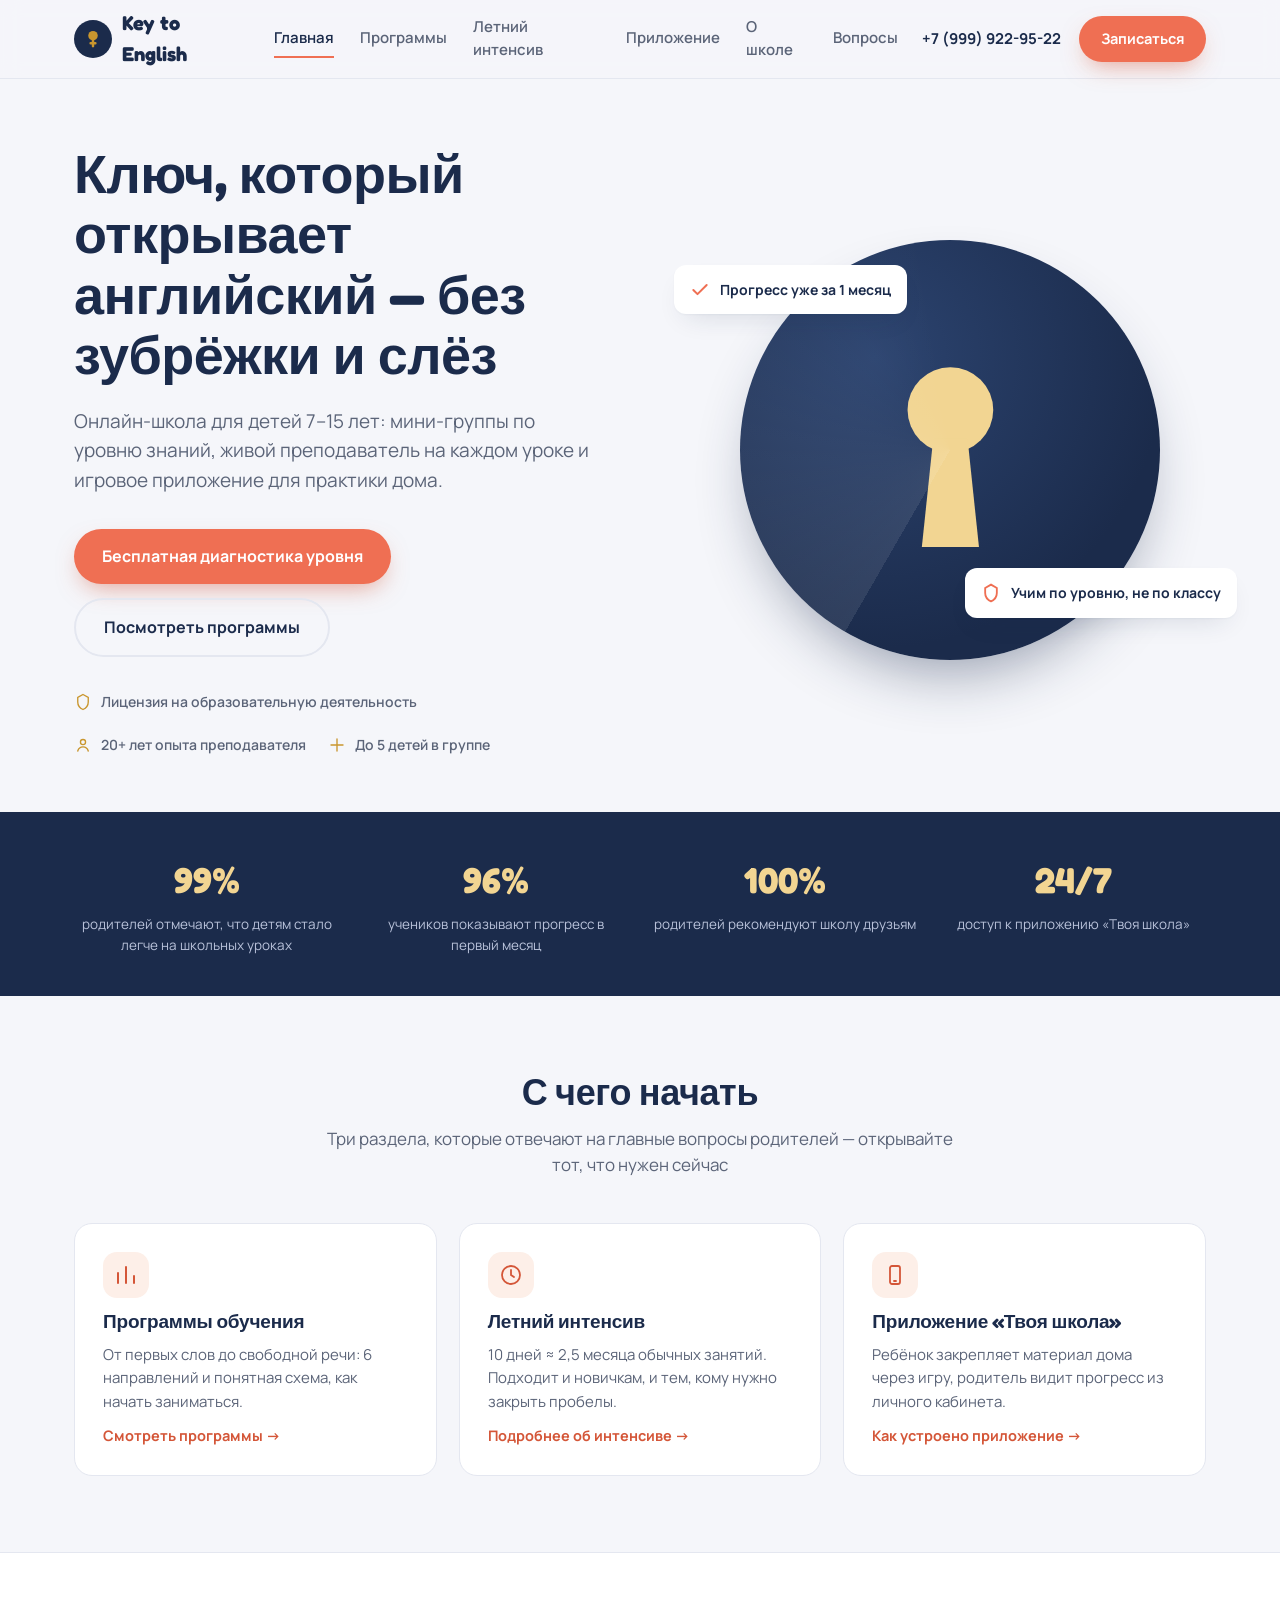
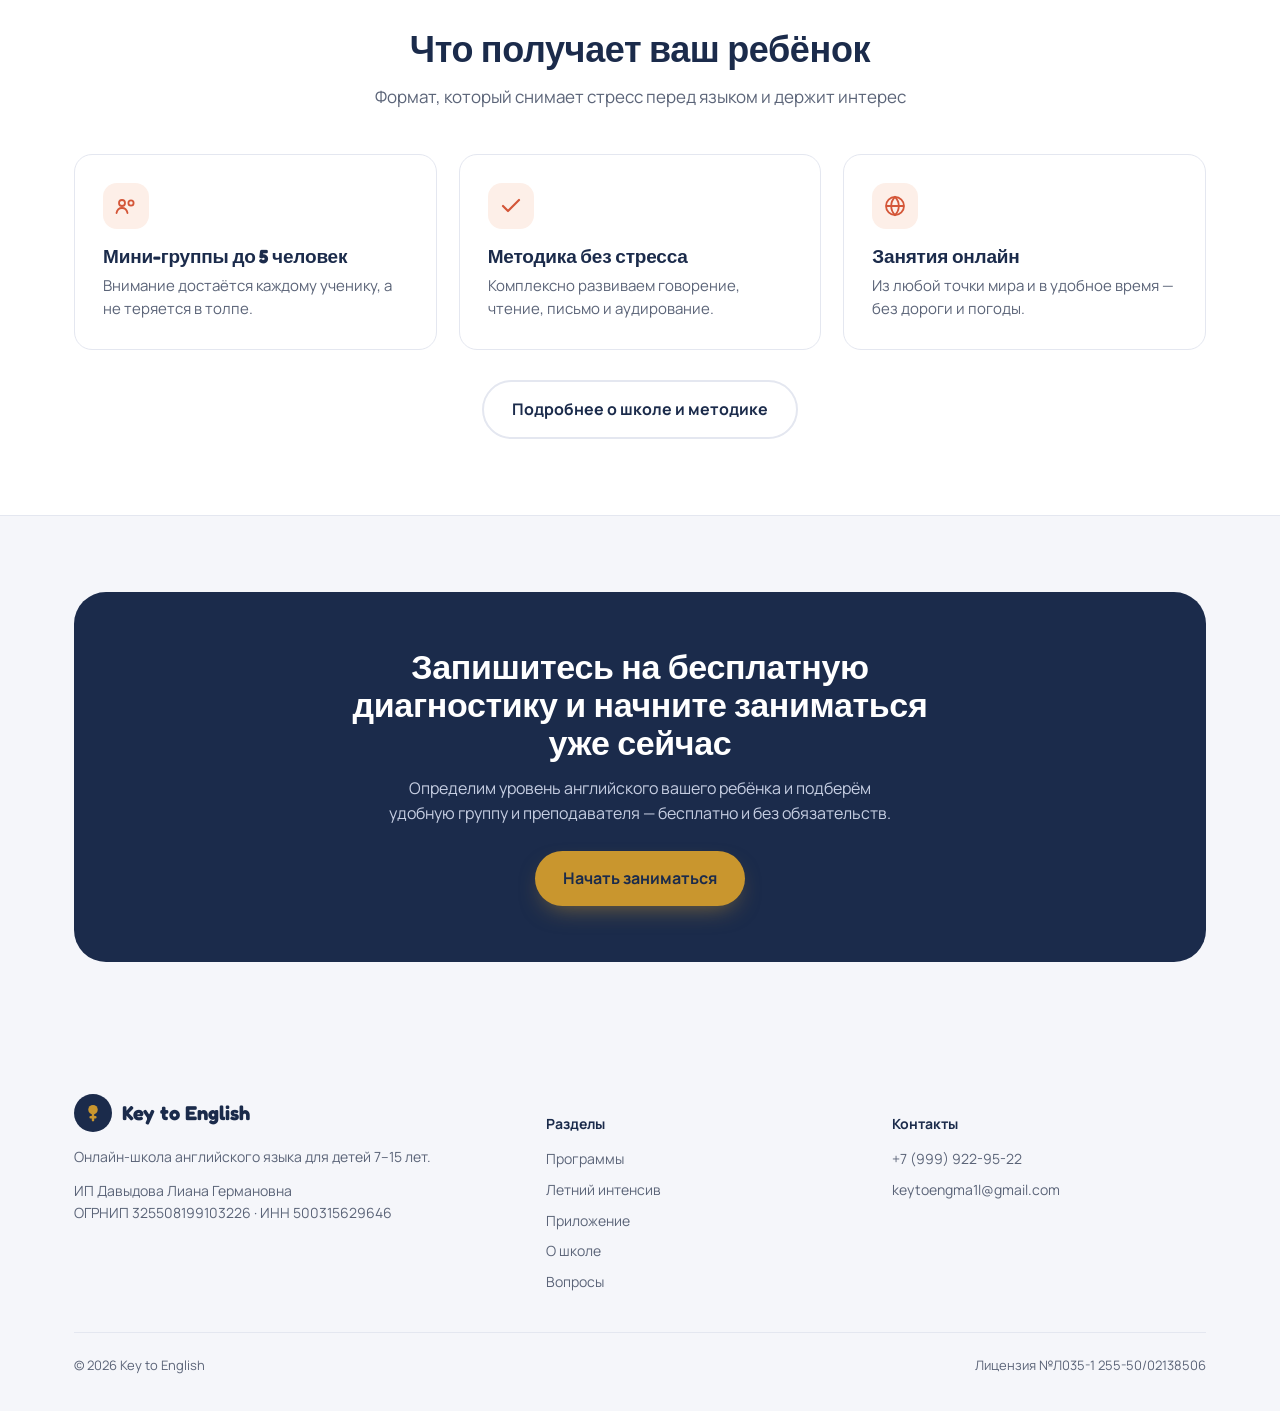
<file: index.html>
<!DOCTYPE html>
<html lang="ru">
<head>
<meta charset="UTF-8">
<meta name="viewport" content="width=device-width, initial-scale=1.0">
<title>Key to English — Онлайн-школа английского для детей 7–15 лет</title>
<link rel="preconnect" href="https://fonts.googleapis.com">
<link rel="preconnect" href="https://fonts.gstatic.com" crossorigin>
<link href="https://fonts.googleapis.com/css2?family=Fredoka:wght@500;600;700&family=Manrope:wght@400;500;600;700;800&display=swap" rel="stylesheet">
<link rel="stylesheet" href="styles.css">
</head>
<body>
<div class="scroll-progress"></div>

<header>
  <div class="wrap nav-row">
    <a class="logo" href="index.html">
      <svg class="mark" viewBox="0 0 40 40" fill="none" aria-hidden="true"><circle cx="20" cy="20" r="20" fill="#1B2B4B"/><circle cx="20" cy="16.5" r="5" fill="#C9962E"/><path d="M20 21.5 L20 27.5 M17.5 24.5 L22.5 24.5" stroke="#C9962E" stroke-width="2.6" stroke-linecap="round"/></svg>
      Key to English
    </a>
    <nav class="links" aria-label="Основная навигация">
      <a class="active" href="index.html">Главная</a>
      <a href="programs.html">Программы</a>
      <a href="summer-intensive.html">Летний интенсив</a>
      <a href="app.html">Приложение</a>
      <a href="about.html">О школе</a>
      <a href="faq.html">Вопросы</a>
    </nav>
    <div class="header-actions">
      <a class="phone-link" href="tel:+79999229522">+7 (999) 922-95-22</a>
      <a class="btn btn-primary" href="faq.html#signup" style="padding:12px 22px;font-size:14.5px;">Записаться</a>
      <button class="burger" aria-label="Открыть меню" aria-expanded="false">
        <svg width="24" height="24" viewBox="0 0 24 24" fill="none"><path d="M4 7h16M4 12h16M4 17h16" stroke="#1B2B4B" stroke-width="2" stroke-linecap="round"/></svg>
      </button>
    </div>
  </div>
  <div class="mobile-nav">
    <a class="active" href="index.html">Главная</a>
    <a href="programs.html">Программы</a>
    <a href="summer-intensive.html">Летний интенсив</a>
    <a href="app.html">Приложение</a>
    <a href="about.html">О школе</a>
    <a href="faq.html">Вопросы</a>
  </div>
</header>

<main>

  <!-- HERO -->
  <section class="hero">
    <div class="wrap hero-grid">
      <div>
        <h1>Ключ, который открывает английский — без зубрёжки и слёз</h1>
        <p class="lead">Онлайн-школа для детей 7–15 лет: мини-группы по уровню знаний, живой преподаватель на каждом уроке и игровое приложение для практики дома.</p>
        <div class="hero-cta">
          <a class="btn btn-primary" href="faq.html#signup">Бесплатная диагностика уровня</a>
          <a class="btn btn-ghost" href="programs.html">Посмотреть программы</a>
        </div>
        <div class="hero-trust">
          <div class="item"><svg viewBox="0 0 24 24" fill="none"><path d="M12 2l7 4v6c0 5-3.5 8.5-7 10-3.5-1.5-7-5-7-10V6l7-4z" stroke="currentColor" stroke-width="1.8"/></svg>Лицензия на образовательную деятельность</div>
          <div class="item"><svg viewBox="0 0 24 24" fill="none"><circle cx="12" cy="8" r="3.4" stroke="currentColor" stroke-width="1.8"/><path d="M5 20c1-3.5 4-5.5 7-5.5s6 2 7 5.5" stroke="currentColor" stroke-width="1.8" stroke-linecap="round"/></svg>20+ лет опыта преподавателя</div>
          <div class="item"><svg viewBox="0 0 24 24" fill="none"><path d="M4 12h16M12 4v16" stroke="currentColor" stroke-width="1.8" stroke-linecap="round"/></svg>До 5 детей в группе</div>
        </div>
      </div>
      <div class="hero-visual" aria-hidden="true">
        <div class="keyhole-plate">
          <svg class="keyhole-svg" viewBox="0 0 100 140" fill="none">
            <circle cx="50" cy="42" r="30" fill="#F2D592"/>
            <path d="M38 62 L62 62 L70 138 L30 138 Z" fill="#F2D592"/>
          </svg>
        </div>
        <div class="floating-card fc-1"><svg viewBox="0 0 24 24" fill="none"><path d="M4 12l5 5L20 6" stroke="currentColor" stroke-width="2.4" stroke-linecap="round" stroke-linejoin="round"/></svg>Прогресс уже за 1 месяц</div>
        <div class="floating-card fc-2"><svg viewBox="0 0 24 24" fill="none"><path d="M12 2l7 4v6c0 5-3.5 8.5-7 10-3.5-1.5-7-5-7-10V6l7-4z" stroke="currentColor" stroke-width="2.2"/></svg>Учим по уровню, не по классу</div>
      </div>
    </div>
  </section>

  <!-- STAT STRIP -->
  <section class="stat-strip">
    <div class="wrap stat-grid">
      <div><div class="stat-num">99%</div><div class="stat-label">родителей отмечают, что детям стало легче на школьных уроках</div></div>
      <div><div class="stat-num">96%</div><div class="stat-label">учеников показывают прогресс в первый месяц</div></div>
      <div><div class="stat-num">100%</div><div class="stat-label">родителей рекомендуют школу друзьям</div></div>
      <div><div class="stat-num">24/7</div><div class="stat-label">доступ к приложению «Твоя школа»</div></div>
    </div>
  </section>

  <!-- WHERE TO GO NEXT -->
  <section class="section-pad">
    <div class="wrap">
      <div class="section-head">
        <h2>С чего начать</h2>
        <p>Три раздела, которые отвечают на главные вопросы родителей — открывайте тот, что нужен сейчас</p>
      </div>
      <div class="teaser-grid">
        <a class="teaser-card" href="programs.html">
          <div class="teaser-icon"><svg viewBox="0 0 24 24" fill="none"><path d="M4 20V10M12 20V4M20 20v-7" stroke="currentColor" stroke-width="2" stroke-linecap="round"/></svg></div>
          <h3>Программы обучения</h3>
          <p>От первых слов до свободной речи: 6 направлений и понятная схема, как начать заниматься.</p>
          <span class="go">Смотреть программы →</span>
        </a>
        <a class="teaser-card" href="summer-intensive.html">
          <div class="teaser-icon"><svg viewBox="0 0 24 24" fill="none"><circle cx="12" cy="12" r="9" stroke="currentColor" stroke-width="1.8"/><path d="M12 7v5l3 2" stroke="currentColor" stroke-width="1.8" stroke-linecap="round"/></svg></div>
          <h3>Летний интенсив</h3>
          <p>10 дней ≈ 2,5 месяца обычных занятий. Подходит и новичкам, и тем, кому нужно закрыть пробелы.</p>
          <span class="go">Подробнее об интенсиве →</span>
        </a>
        <a class="teaser-card" href="app.html">
          <div class="teaser-icon"><svg viewBox="0 0 24 24" fill="none"><rect x="7" y="3" width="10" height="18" rx="2" stroke="currentColor" stroke-width="1.8"/><path d="M11 18h2" stroke="currentColor" stroke-width="1.8" stroke-linecap="round"/></svg></div>
          <h3>Приложение «Твоя школа»</h3>
          <p>Ребёнок закрепляет материал дома через игру, родитель видит прогресс из личного кабинета.</p>
          <span class="go">Как устроено приложение →</span>
        </a>
      </div>
    </div>
  </section>

  <!-- BENEFITS -->
  <section class="section-pad" style="background:var(--paper-2);border-top:1px solid var(--line);border-bottom:1px solid var(--line);">
    <div class="wrap">
      <div class="section-head">
        <h2>Что получает ваш ребёнок</h2>
        <p>Формат, который снимает стресс перед языком и держит интерес</p>
      </div>
      <div class="benefit-grid">
        <div class="benefit-card">
          <div class="benefit-icon"><svg viewBox="0 0 24 24" fill="none"><circle cx="8" cy="9" r="3" stroke="currentColor" stroke-width="1.8"/><circle cx="17" cy="9" r="2.6" stroke="currentColor" stroke-width="1.8"/><path d="M2.5 19c.6-3 3-5 5.5-5s4.9 2 5.5 5" stroke="currentColor" stroke-width="1.8" stroke-linecap="round"/></svg></div>
          <h3>Мини-группы до 5 человек</h3>
          <p>Внимание достаётся каждому ученику, а не теряется в толпе.</p>
        </div>
        <div class="benefit-card">
          <div class="benefit-icon"><svg viewBox="0 0 24 24" fill="none"><path d="M4 12l5 5L20 6" stroke="currentColor" stroke-width="2.2" stroke-linecap="round" stroke-linejoin="round"/></svg></div>
          <h3>Методика без стресса</h3>
          <p>Комплексно развиваем говорение, чтение, письмо и аудирование.</p>
        </div>
        <div class="benefit-card">
          <div class="benefit-icon"><svg viewBox="0 0 24 24" fill="none"><circle cx="12" cy="12" r="9" stroke="currentColor" stroke-width="1.8"/><path d="M3 12h18M12 3c2.5 2.5 3.8 6 3.8 9s-1.3 6.5-3.8 9c-2.5-2.5-3.8-6-3.8-9s1.3-6.5 3.8-9z" stroke="currentColor" stroke-width="1.8"/></svg></div>
          <h3>Занятия онлайн</h3>
          <p>Из любой точки мира и в удобное время — без дороги и погоды.</p>
        </div>
      </div>
      <div style="text-align:center;margin-top:30px;">
        <a class="btn btn-ghost" href="about.html">Подробнее о школе и методике</a>
      </div>
    </div>
  </section>

  <!-- FINAL CTA -->
  <section class="section-pad" id="signup">
    <div class="wrap">
      <div class="final-cta">
        <h2>Запишитесь на бесплатную диагностику и начните заниматься уже сейчас</h2>
        <p>Определим уровень английского вашего ребёнка и подберём удобную группу и преподавателя — бесплатно и без обязательств.</p>
        <a class="btn btn-gold" href="faq.html#signup">Начать заниматься</a>
      </div>
    </div>
  </section>

</main>

<footer>
  <div class="wrap">
    <div class="footer-grid">
      <div>
        <div class="logo" style="margin-bottom:14px;"><svg class="mark" viewBox="0 0 40 40" fill="none"><circle cx="20" cy="20" r="20" fill="#1B2B4B"/><circle cx="20" cy="16.5" r="5" fill="#C9962E"/><path d="M20 21.5 L20 27.5 M17.5 24.5 L22.5 24.5" stroke="#C9962E" stroke-width="2.6" stroke-linecap="round"/></svg>Key to English</div>
        <p>Онлайн-школа английского языка для детей 7–15 лет.</p>
        <p style="margin-top:12px;">ИП Давыдова Лиана Германовна<br>ОГРНИП 325508199103226 · ИНН 500315629646</p>
      </div>
      <div>
        <h4>Разделы</h4>
        <a href="programs.html">Программы</a>
        <a href="summer-intensive.html">Летний интенсив</a>
        <a href="app.html">Приложение</a>
        <a href="about.html">О школе</a>
        <a href="faq.html">Вопросы</a>
      </div>
      <div>
        <h4>Контакты</h4>
        <a href="tel:+79999229522">+7 (999) 922-95-22</a>
        <a href="mailto:keytoengma1l@gmail.com">keytoengma1l@gmail.com</a>
      </div>
    </div>
    <div class="footer-bottom">
      <span>© 2026 Key to English</span>
      <span>Лицензия №Л035-1 255-50/02138506</span>
    </div>
  </div>
</footer>

<button class="back-to-top" aria-label="Наверх">
  <svg width="18" height="18" viewBox="0 0 24 24" fill="none"><path d="M12 19V5M5 12l7-7 7 7" stroke="white" stroke-width="2.4" stroke-linecap="round" stroke-linejoin="round"/></svg>
</button>

<script src="main.js"></script>
</body>
</html>
</file>
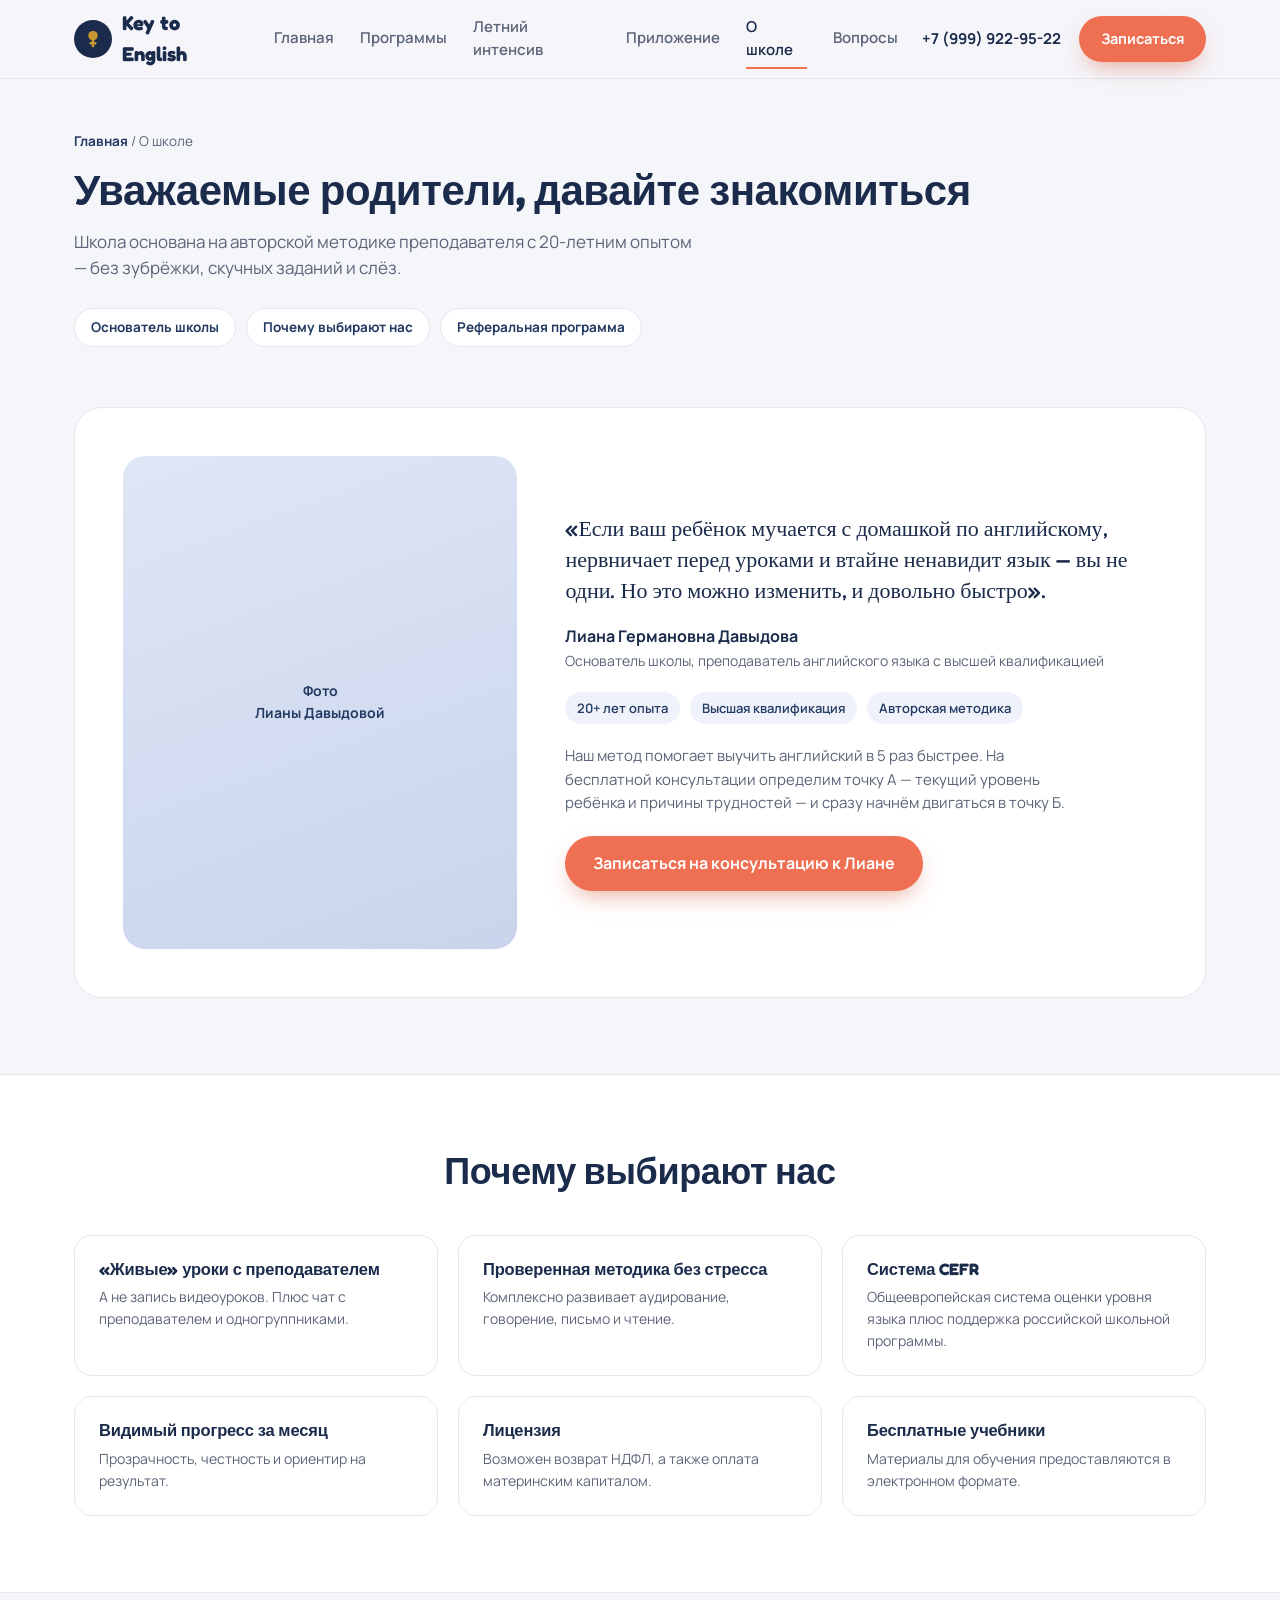
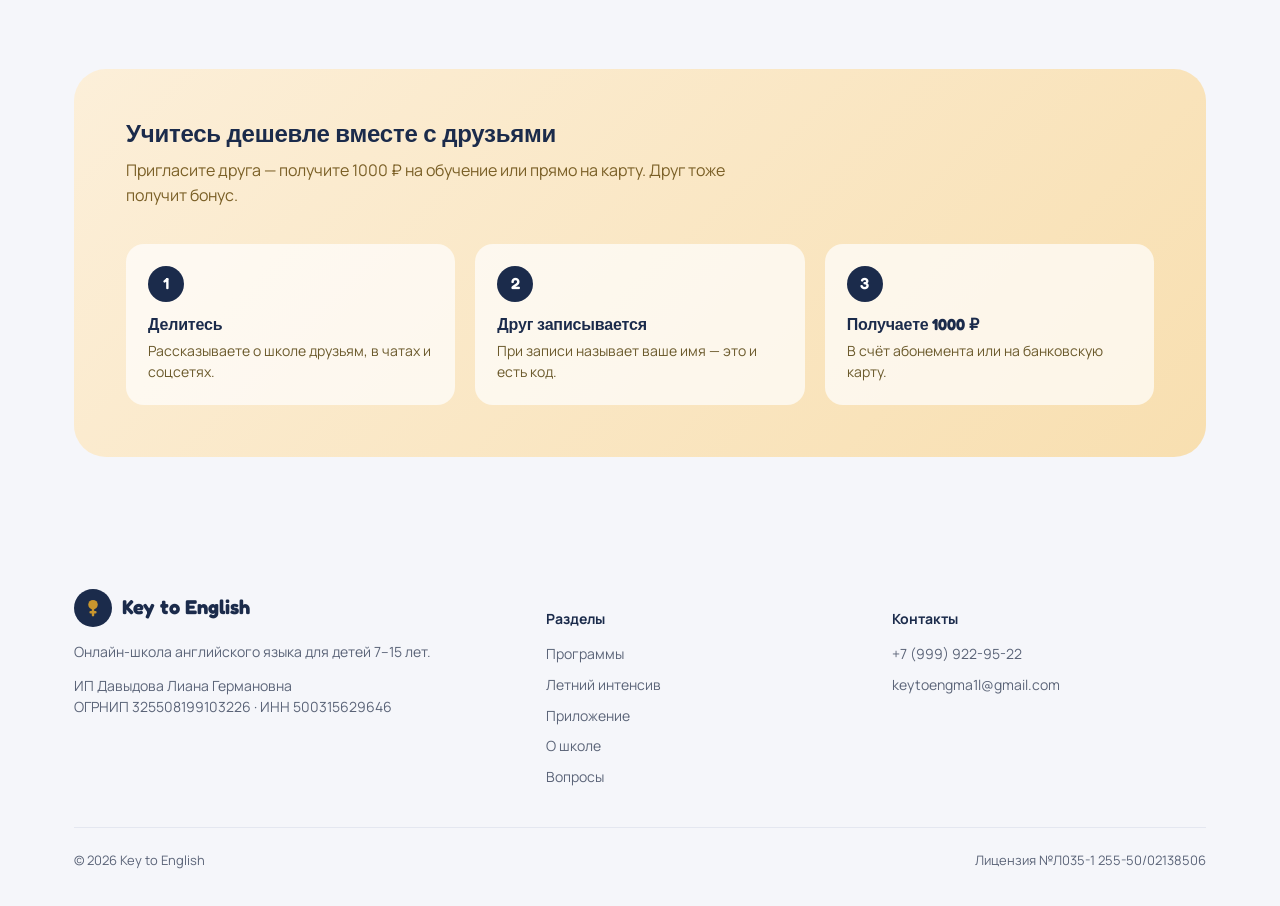
<file: about.html>
<!DOCTYPE html>
<html lang="ru">
<head>
<meta charset="UTF-8">
<meta name="viewport" content="width=device-width, initial-scale=1.0">
<title>О школе — Key to English</title>
<link rel="preconnect" href="https://fonts.googleapis.com">
<link rel="preconnect" href="https://fonts.gstatic.com" crossorigin>
<link href="https://fonts.googleapis.com/css2?family=Fredoka:wght@500;600;700&family=Manrope:wght@400;500;600;700;800&display=swap" rel="stylesheet">
<link rel="stylesheet" href="styles.css">
</head>
<body>
<div class="scroll-progress"></div>

<header>
  <div class="wrap nav-row">
    <a class="logo" href="index.html">
      <svg class="mark" viewBox="0 0 40 40" fill="none" aria-hidden="true"><circle cx="20" cy="20" r="20" fill="#1B2B4B"/><circle cx="20" cy="16.5" r="5" fill="#C9962E"/><path d="M20 21.5 L20 27.5 M17.5 24.5 L22.5 24.5" stroke="#C9962E" stroke-width="2.6" stroke-linecap="round"/></svg>
      Key to English
    </a>
    <nav class="links" aria-label="Основная навигация">
      <a href="index.html">Главная</a>
      <a href="programs.html">Программы</a>
      <a href="summer-intensive.html">Летний интенсив</a>
      <a href="app.html">Приложение</a>
      <a class="active" href="about.html">О школе</a>
      <a href="faq.html">Вопросы</a>
    </nav>
    <div class="header-actions">
      <a class="phone-link" href="tel:+79999229522">+7 (999) 922-95-22</a>
      <a class="btn btn-primary" href="faq.html#signup" style="padding:12px 22px;font-size:14.5px;">Записаться</a>
      <button class="burger" aria-label="Открыть меню" aria-expanded="false">
        <svg width="24" height="24" viewBox="0 0 24 24" fill="none"><path d="M4 7h16M4 12h16M4 17h16" stroke="#1B2B4B" stroke-width="2" stroke-linecap="round"/></svg>
      </button>
    </div>
  </div>
  <div class="mobile-nav">
    <a href="index.html">Главная</a>
    <a href="programs.html">Программы</a>
    <a href="summer-intensive.html">Летний интенсив</a>
    <a href="app.html">Приложение</a>
    <a class="active" href="about.html">О школе</a>
    <a href="faq.html">Вопросы</a>
  </div>
</header>

<main>
  <section class="page-hero">
    <div class="wrap">
      <div class="breadcrumb"><a href="index.html">Главная</a> / О школе</div>
      <h1>Уважаемые родители, давайте знакомиться</h1>
      <p class="lead">Школа основана на авторской методике преподавателя с 20-летним опытом — без зубрёжки, скучных заданий и слёз.</p>
      <div class="section-links">
        <a href="#founder">Основатель школы</a>
        <a href="#why">Почему выбирают нас</a>
        <a href="#referral">Реферальная программа</a>
      </div>
    </div>
  </section>

  <section class="section-pad" id="founder" style="padding-top:16px;">
    <div class="wrap">
      <div class="founder">
        <div class="founder-photo">Фото<br>Лианы Давыдовой</div>
        <div>
          <blockquote>«Если ваш ребёнок мучается с домашкой по английскому, нервничает перед уроками и втайне ненавидит язык — вы не одни. Но это можно изменить, и довольно быстро».</blockquote>
          <cite>Лиана Германовна Давыдова</cite>
          <div class="role">Основатель школы, преподаватель английского языка с высшей квалификацией</div>
          <div class="creds">
            <span>20+ лет опыта</span>
            <span>Высшая квалификация</span>
            <span>Авторская методика</span>
          </div>
          <p style="margin-top:20px;color:var(--ink-soft);font-size:15px;max-width:520px;">Наш метод помогает выучить английский в 5 раз быстрее. На бесплатной консультации определим точку А — текущий уровень ребёнка и причины трудностей — и сразу начнём двигаться в точку Б.</p>
          <a class="btn btn-primary" href="faq.html#signup" style="margin-top:22px;">Записаться на консультацию к Лиане</a>
        </div>
      </div>
    </div>
  </section>

  <section class="section-pad" id="why" style="background:var(--paper-2);border-top:1px solid var(--line);border-bottom:1px solid var(--line);">
    <div class="wrap">
      <div class="section-head">
        <h2>Почему выбирают нас</h2>
      </div>
      <div class="why-grid">
        <div class="why-card"><h3>«Живые» уроки с преподавателем</h3><p>А не запись видеоуроков. Плюс чат с преподавателем и одногруппниками.</p></div>
        <div class="why-card"><h3>Проверенная методика без стресса</h3><p>Комплексно развивает аудирование, говорение, письмо и чтение.</p></div>
        <div class="why-card"><h3>Система CEFR</h3><p>Общеевропейская система оценки уровня языка плюс поддержка российской школьной программы.</p></div>
        <div class="why-card"><h3>Видимый прогресс за месяц</h3><p>Прозрачность, честность и ориентир на результат.</p></div>
        <div class="why-card"><h3>Лицензия</h3><p>Возможен возврат НДФЛ, а также оплата материнским капиталом.</p></div>
        <div class="why-card"><h3>Бесплатные учебники</h3><p>Материалы для обучения предоставляются в электронном формате.</p></div>
      </div>
    </div>
  </section>

  <section class="section-pad" id="referral">
    <div class="wrap">
      <div class="referral">
        <div class="referral-head">
          <h2>Учитесь дешевле вместе с друзьями</h2>
          <p>Пригласите друга — получите 1000 ₽ на обучение или прямо на карту. Друг тоже получит бонус.</p>
        </div>
        <div class="referral-steps">
          <div class="rstep"><div class="step-num">1</div><h3>Делитесь</h3><p>Рассказываете о школе друзьям, в чатах и соцсетях.</p></div>
          <div class="rstep"><div class="step-num">2</div><h3>Друг записывается</h3><p>При записи называет ваше имя — это и есть код.</p></div>
          <div class="rstep"><div class="step-num">3</div><h3>Получаете 1000 ₽</h3><p>В счёт абонемента или на банковскую карту.</p></div>
        </div>
      </div>
    </div>
  </section>
</main>

<footer>
  <div class="wrap">
    <div class="footer-grid">
      <div>
        <div class="logo" style="margin-bottom:14px;"><svg class="mark" viewBox="0 0 40 40" fill="none"><circle cx="20" cy="20" r="20" fill="#1B2B4B"/><circle cx="20" cy="16.5" r="5" fill="#C9962E"/><path d="M20 21.5 L20 27.5 M17.5 24.5 L22.5 24.5" stroke="#C9962E" stroke-width="2.6" stroke-linecap="round"/></svg>Key to English</div>
        <p>Онлайн-школа английского языка для детей 7–15 лет.</p>
        <p style="margin-top:12px;">ИП Давыдова Лиана Германовна<br>ОГРНИП 325508199103226 · ИНН 500315629646</p>
      </div>
      <div>
        <h4>Разделы</h4>
        <a href="programs.html">Программы</a>
        <a href="summer-intensive.html">Летний интенсив</a>
        <a href="app.html">Приложение</a>
        <a href="about.html">О школе</a>
        <a href="faq.html">Вопросы</a>
      </div>
      <div>
        <h4>Контакты</h4>
        <a href="tel:+79999229522">+7 (999) 922-95-22</a>
        <a href="mailto:keytoengma1l@gmail.com">keytoengma1l@gmail.com</a>
      </div>
    </div>
    <div class="footer-bottom">
      <span>© 2026 Key to English</span>
      <span>Лицензия №Л035-1 255-50/02138506</span>
    </div>
  </div>
</footer>

<button class="back-to-top" aria-label="Наверх">
  <svg width="18" height="18" viewBox="0 0 24 24" fill="none"><path d="M12 19V5M5 12l7-7 7 7" stroke="white" stroke-width="2.4" stroke-linecap="round" stroke-linejoin="round"/></svg>
</button>

<script src="main.js"></script>
</body>
</html>
</file>
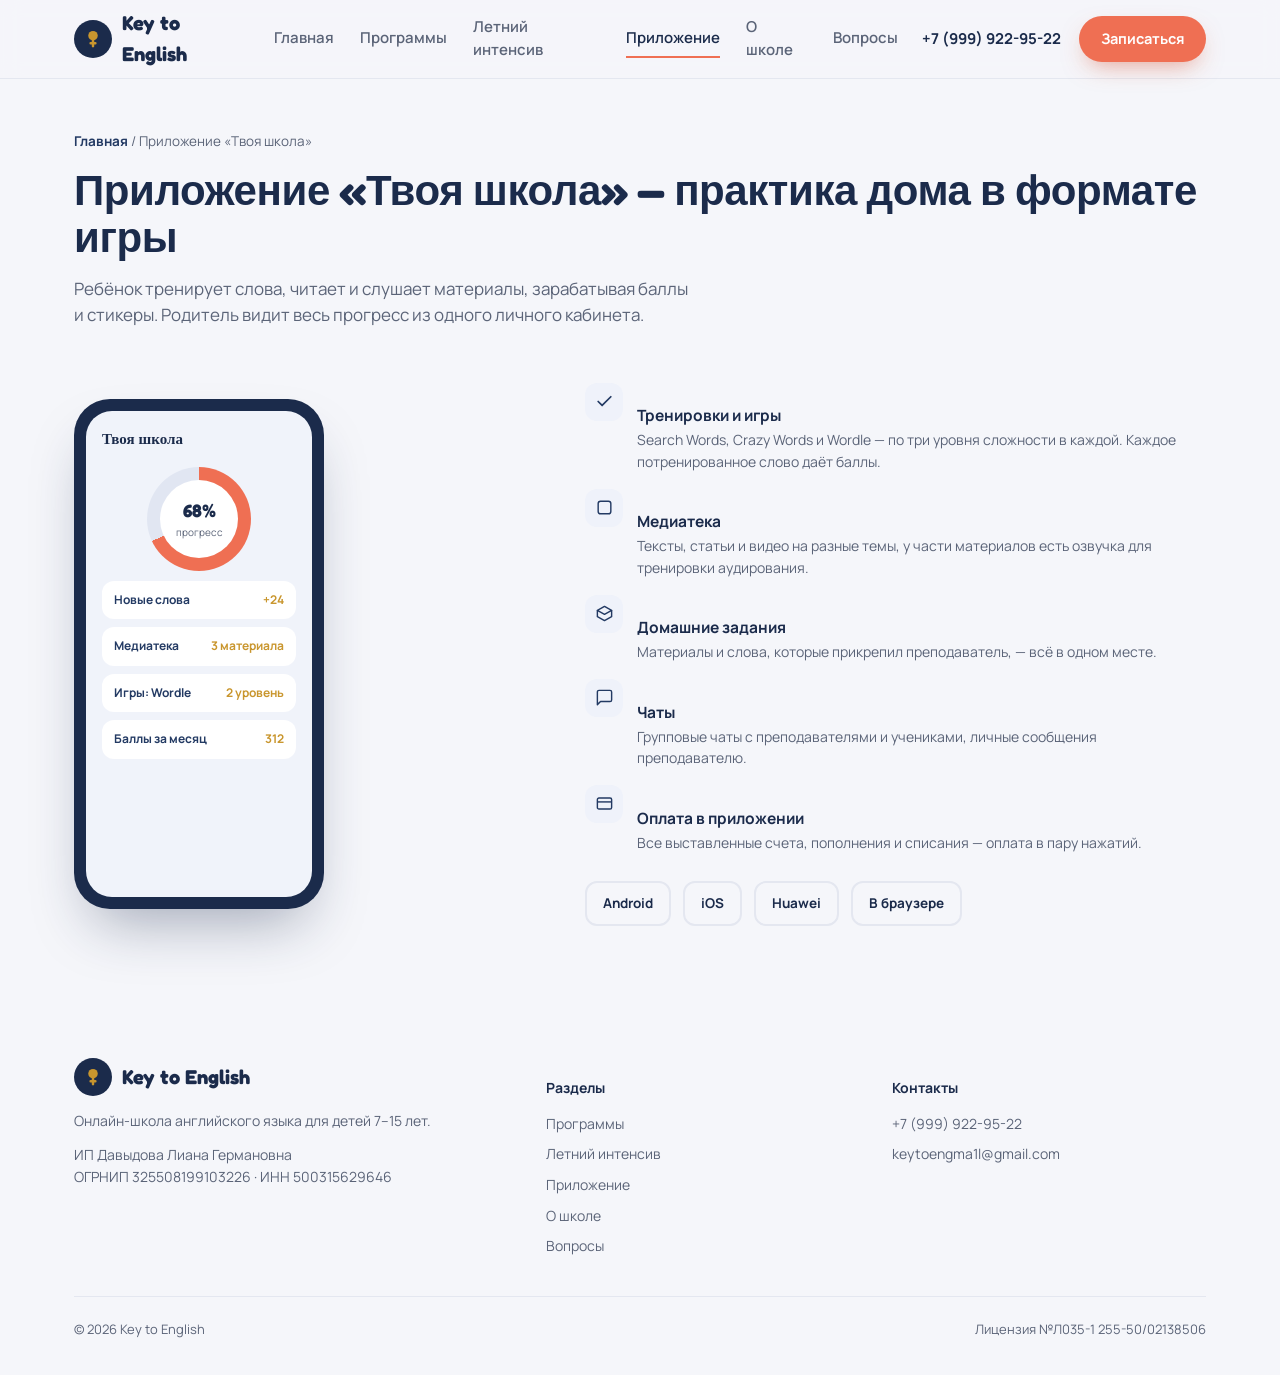
<file: app.html>
<!DOCTYPE html>
<html lang="ru">
<head>
<meta charset="UTF-8">
<meta name="viewport" content="width=device-width, initial-scale=1.0">
<title>Приложение «Твоя школа» — Key to English</title>
<link rel="preconnect" href="https://fonts.googleapis.com">
<link rel="preconnect" href="https://fonts.gstatic.com" crossorigin>
<link href="https://fonts.googleapis.com/css2?family=Fredoka:wght@500;600;700&family=Manrope:wght@400;500;600;700;800&display=swap" rel="stylesheet">
<link rel="stylesheet" href="styles.css">
</head>
<body>
<div class="scroll-progress"></div>

<header>
  <div class="wrap nav-row">
    <a class="logo" href="index.html">
      <svg class="mark" viewBox="0 0 40 40" fill="none" aria-hidden="true"><circle cx="20" cy="20" r="20" fill="#1B2B4B"/><circle cx="20" cy="16.5" r="5" fill="#C9962E"/><path d="M20 21.5 L20 27.5 M17.5 24.5 L22.5 24.5" stroke="#C9962E" stroke-width="2.6" stroke-linecap="round"/></svg>
      Key to English
    </a>
    <nav class="links" aria-label="Основная навигация">
      <a href="index.html">Главная</a>
      <a href="programs.html">Программы</a>
      <a href="summer-intensive.html">Летний интенсив</a>
      <a class="active" href="app.html">Приложение</a>
      <a href="about.html">О школе</a>
      <a href="faq.html">Вопросы</a>
    </nav>
    <div class="header-actions">
      <a class="phone-link" href="tel:+79999229522">+7 (999) 922-95-22</a>
      <a class="btn btn-primary" href="faq.html#signup" style="padding:12px 22px;font-size:14.5px;">Записаться</a>
      <button class="burger" aria-label="Открыть меню" aria-expanded="false">
        <svg width="24" height="24" viewBox="0 0 24 24" fill="none"><path d="M4 7h16M4 12h16M4 17h16" stroke="#1B2B4B" stroke-width="2" stroke-linecap="round"/></svg>
      </button>
    </div>
  </div>
  <div class="mobile-nav">
    <a href="index.html">Главная</a>
    <a href="programs.html">Программы</a>
    <a href="summer-intensive.html">Летний интенсив</a>
    <a class="active" href="app.html">Приложение</a>
    <a href="about.html">О школе</a>
    <a href="faq.html">Вопросы</a>
  </div>
</header>

<main>
  <section class="page-hero">
    <div class="wrap">
      <div class="breadcrumb"><a href="index.html">Главная</a> / Приложение «Твоя школа»</div>
      <h1>Приложение «Твоя школа» — практика дома в формате игры</h1>
      <p class="lead">Ребёнок тренирует слова, читает и слушает материалы, зарабатывая баллы и стикеры. Родитель видит весь прогресс из одного личного кабинета.</p>
    </div>
  </section>

  <section class="section-pad" style="padding-top:10px;">
    <div class="wrap app-section">
      <div class="phone-frame">
        <div class="phone-screen">
          <div class="phone-topbar">Твоя школа</div>
          <div class="phone-ring"><div class="inner"><b>68%</b><span>прогресс</span></div></div>
          <div class="phone-rowlist">
            <div class="phone-chip">Новые слова <span class="coin">+24</span></div>
            <div class="phone-chip">Медиатека <span class="coin">3 материала</span></div>
            <div class="phone-chip">Игры: Wordle <span class="coin">2 уровень</span></div>
            <div class="phone-chip">Баллы за месяц <span class="coin">312</span></div>
          </div>
        </div>
      </div>
      <div class="app-copy">
        <div class="app-feature-list">
          <div class="app-feature">
            <div class="ic"><svg viewBox="0 0 24 24" fill="none"><path d="M4 12l5 5L20 6" stroke="currentColor" stroke-width="2.2" stroke-linecap="round" stroke-linejoin="round"/></svg></div>
            <div><h4>Тренировки и игры</h4><p>Search Words, Crazy Words и Wordle — по три уровня сложности в каждой. Каждое потренированное слово даёт баллы.</p></div>
          </div>
          <div class="app-feature">
            <div class="ic"><svg viewBox="0 0 24 24" fill="none"><rect x="4" y="4" width="16" height="16" rx="3" stroke="currentColor" stroke-width="1.8"/></svg></div>
            <div><h4>Медиатека</h4><p>Тексты, статьи и видео на разные темы, у части материалов есть озвучка для тренировки аудирования.</p></div>
          </div>
          <div class="app-feature">
            <div class="ic"><svg viewBox="0 0 24 24" fill="none"><path d="M3 8l9-5 9 5-9 5-9-5z" stroke="currentColor" stroke-width="1.8" stroke-linejoin="round"/><path d="M3 8v8l9 5 9-5V8" stroke="currentColor" stroke-width="1.8" stroke-linejoin="round"/></svg></div>
            <div><h4>Домашние задания</h4><p>Материалы и слова, которые прикрепил преподаватель, — всё в одном месте.</p></div>
          </div>
          <div class="app-feature">
            <div class="ic"><svg viewBox="0 0 24 24" fill="none"><path d="M21 15a2 2 0 0 1-2 2H7l-4 4V5a2 2 0 0 1 2-2h14a2 2 0 0 1 2 2z" stroke="currentColor" stroke-width="1.8" stroke-linejoin="round"/></svg></div>
            <div><h4>Чаты</h4><p>Групповые чаты с преподавателями и учениками, личные сообщения преподавателю.</p></div>
          </div>
          <div class="app-feature">
            <div class="ic"><svg viewBox="0 0 24 24" fill="none"><rect x="3" y="5" width="18" height="14" rx="2" stroke="currentColor" stroke-width="1.8"/><path d="M3 10h18" stroke="currentColor" stroke-width="1.8"/></svg></div>
            <div><h4>Оплата в приложении</h4><p>Все выставленные счета, пополнения и списания — оплата в пару нажатий.</p></div>
          </div>
        </div>
        <div class="app-stores">
          <a class="store-btn" href="https://play.google.com/store/apps/details?id=com.bigbencrm.app">Android</a>
          <a class="store-btn" href="https://apps.apple.com/ru/app/id1521475887">iOS</a>
          <a class="store-btn" href="https://appgallery.huawei.com/#/app/C104492955">Huawei</a>
          <a class="store-btn" href="https://panel.bigbencrm.ru/dnevnik/">В браузере</a>
        </div>
      </div>
    </div>
  </section>
</main>

<footer>
  <div class="wrap">
    <div class="footer-grid">
      <div>
        <div class="logo" style="margin-bottom:14px;"><svg class="mark" viewBox="0 0 40 40" fill="none"><circle cx="20" cy="20" r="20" fill="#1B2B4B"/><circle cx="20" cy="16.5" r="5" fill="#C9962E"/><path d="M20 21.5 L20 27.5 M17.5 24.5 L22.5 24.5" stroke="#C9962E" stroke-width="2.6" stroke-linecap="round"/></svg>Key to English</div>
        <p>Онлайн-школа английского языка для детей 7–15 лет.</p>
        <p style="margin-top:12px;">ИП Давыдова Лиана Германовна<br>ОГРНИП 325508199103226 · ИНН 500315629646</p>
      </div>
      <div>
        <h4>Разделы</h4>
        <a href="programs.html">Программы</a>
        <a href="summer-intensive.html">Летний интенсив</a>
        <a href="app.html">Приложение</a>
        <a href="about.html">О школе</a>
        <a href="faq.html">Вопросы</a>
      </div>
      <div>
        <h4>Контакты</h4>
        <a href="tel:+79999229522">+7 (999) 922-95-22</a>
        <a href="mailto:keytoengma1l@gmail.com">keytoengma1l@gmail.com</a>
      </div>
    </div>
    <div class="footer-bottom">
      <span>© 2026 Key to English</span>
      <span>Лицензия №Л035-1 255-50/02138506</span>
    </div>
  </div>
</footer>

<button class="back-to-top" aria-label="Наверх">
  <svg width="18" height="18" viewBox="0 0 24 24" fill="none"><path d="M12 19V5M5 12l7-7 7 7" stroke="white" stroke-width="2.4" stroke-linecap="round" stroke-linejoin="round"/></svg>
</button>

<script src="main.js"></script>
</body>
</html>
</file>
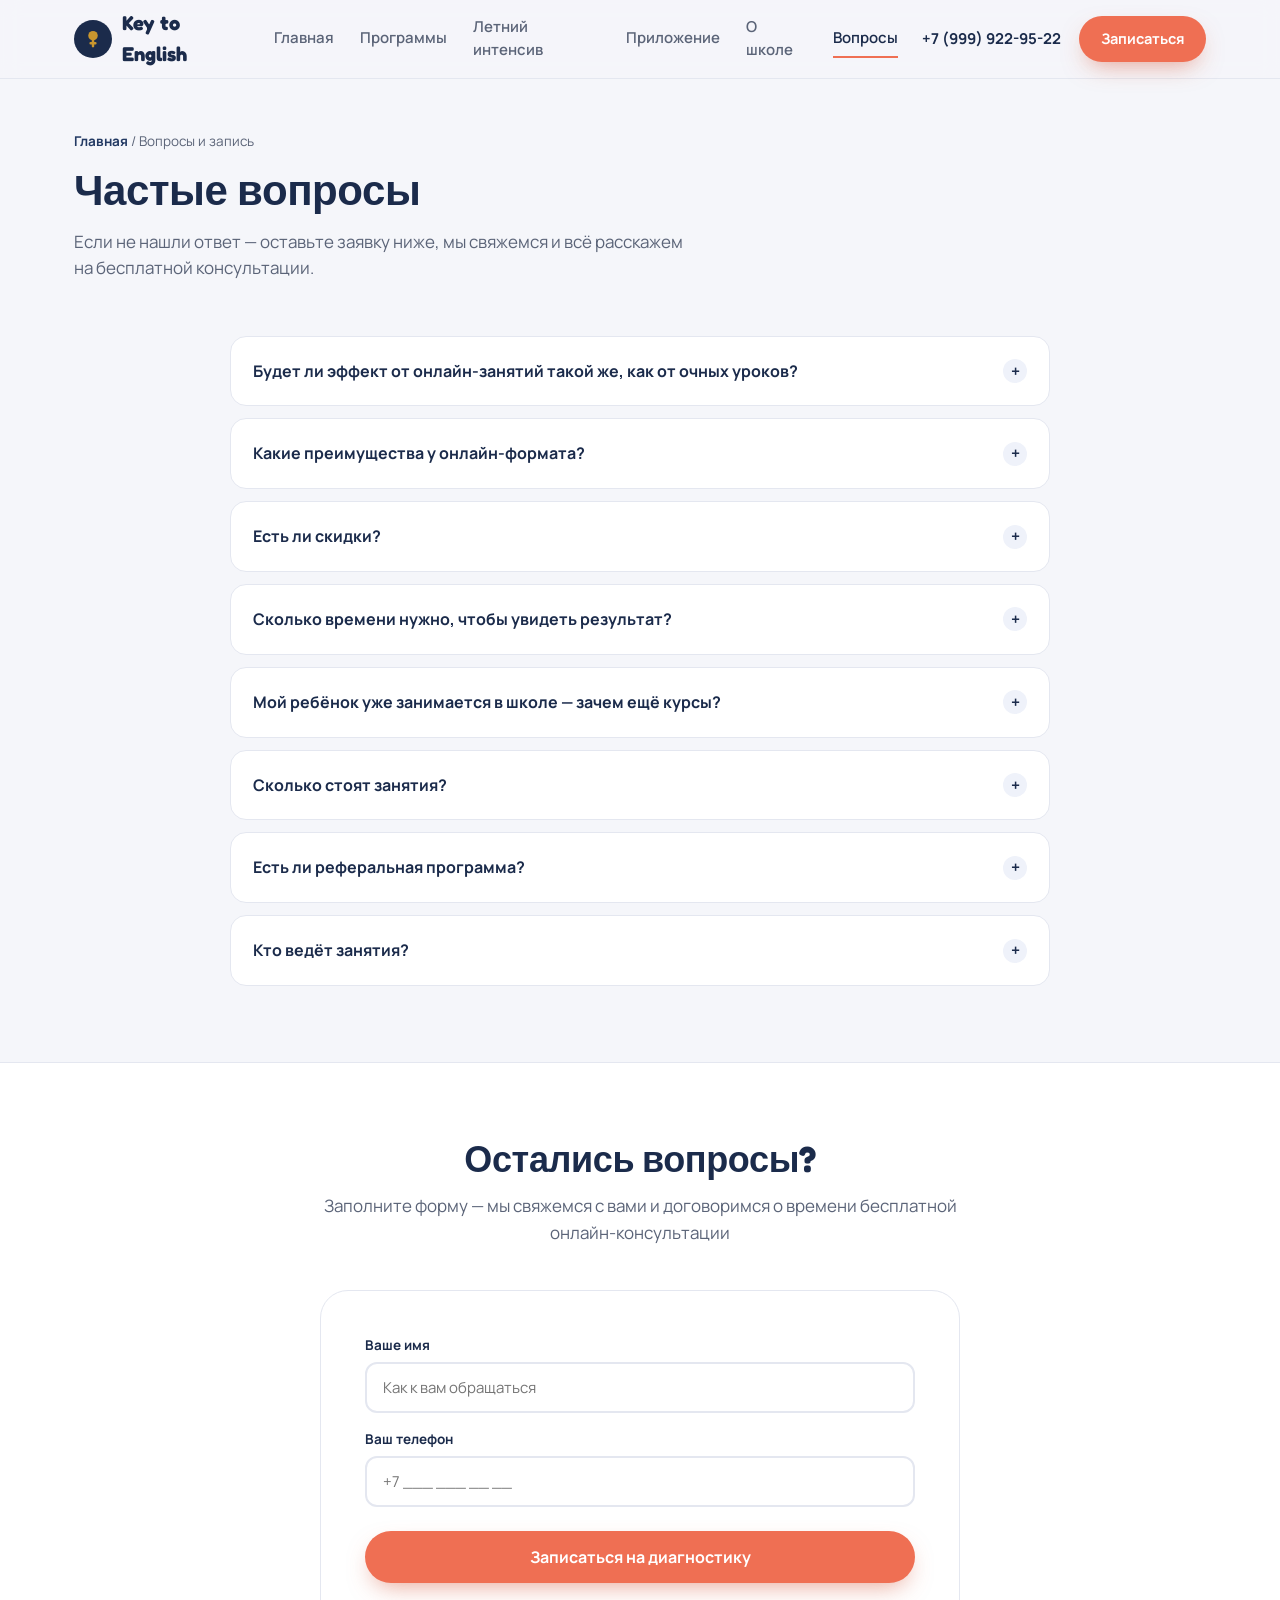
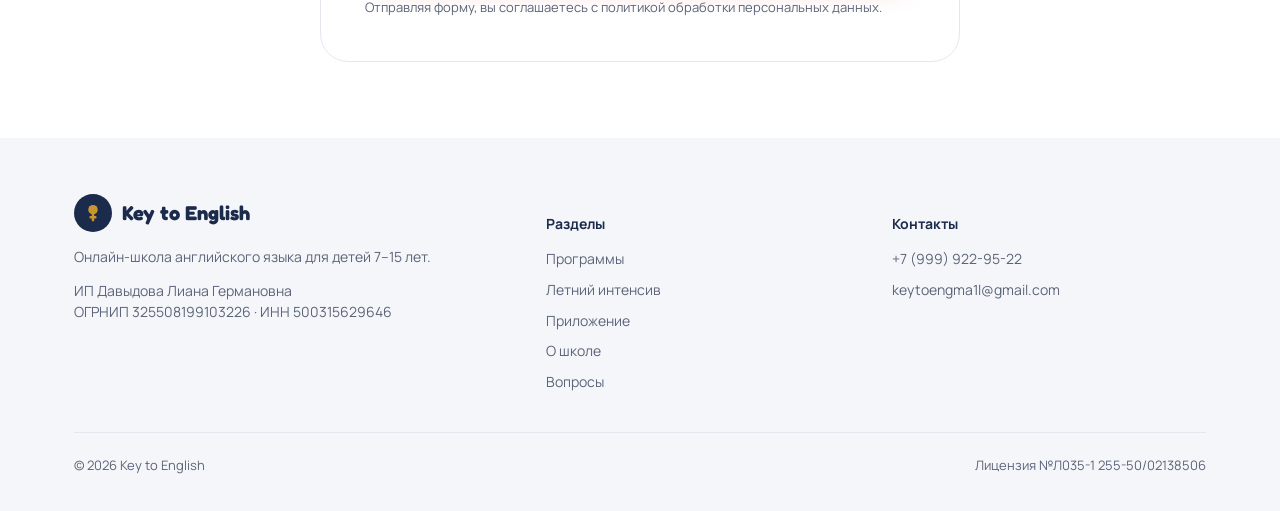
<file: faq.html>
<!DOCTYPE html>
<html lang="ru">
<head>
<meta charset="UTF-8">
<meta name="viewport" content="width=device-width, initial-scale=1.0">
<title>Вопросы и запись — Key to English</title>
<link rel="preconnect" href="https://fonts.googleapis.com">
<link rel="preconnect" href="https://fonts.gstatic.com" crossorigin>
<link href="https://fonts.googleapis.com/css2?family=Fredoka:wght@500;600;700&family=Manrope:wght@400;500;600;700;800&display=swap" rel="stylesheet">
<link rel="stylesheet" href="styles.css">
</head>
<body>
<div class="scroll-progress"></div>

<header>
  <div class="wrap nav-row">
    <a class="logo" href="index.html">
      <svg class="mark" viewBox="0 0 40 40" fill="none" aria-hidden="true"><circle cx="20" cy="20" r="20" fill="#1B2B4B"/><circle cx="20" cy="16.5" r="5" fill="#C9962E"/><path d="M20 21.5 L20 27.5 M17.5 24.5 L22.5 24.5" stroke="#C9962E" stroke-width="2.6" stroke-linecap="round"/></svg>
      Key to English
    </a>
    <nav class="links" aria-label="Основная навигация">
      <a href="index.html">Главная</a>
      <a href="programs.html">Программы</a>
      <a href="summer-intensive.html">Летний интенсив</a>
      <a href="app.html">Приложение</a>
      <a href="about.html">О школе</a>
      <a class="active" href="faq.html">Вопросы</a>
    </nav>
    <div class="header-actions">
      <a class="phone-link" href="tel:+79999229522">+7 (999) 922-95-22</a>
      <a class="btn btn-primary" href="#signup" style="padding:12px 22px;font-size:14.5px;">Записаться</a>
      <button class="burger" aria-label="Открыть меню" aria-expanded="false">
        <svg width="24" height="24" viewBox="0 0 24 24" fill="none"><path d="M4 7h16M4 12h16M4 17h16" stroke="#1B2B4B" stroke-width="2" stroke-linecap="round"/></svg>
      </button>
    </div>
  </div>
  <div class="mobile-nav">
    <a href="index.html">Главная</a>
    <a href="programs.html">Программы</a>
    <a href="summer-intensive.html">Летний интенсив</a>
    <a href="app.html">Приложение</a>
    <a href="about.html">О школе</a>
    <a class="active" href="faq.html">Вопросы</a>
  </div>
</header>

<main>
  <section class="page-hero">
    <div class="wrap">
      <div class="breadcrumb"><a href="index.html">Главная</a> / Вопросы и запись</div>
      <h1>Частые вопросы</h1>
      <p class="lead">Если не нашли ответ — оставьте заявку ниже, мы свяжемся и всё расскажем на бесплатной консультации.</p>
    </div>
  </section>

  <section class="section-pad" style="padding-top:10px;">
    <div class="wrap">
      <div class="faq-list">
        <details>
          <summary>Будет ли эффект от онлайн-занятий такой же, как от очных уроков?<span class="plus">+</span></summary>
          <p>Да — формат построен на живом общении с преподавателем и мини-группах, поэтому вовлечённость и результат сопоставимы с очным обучением, а иногда выше за счёт удобства и регулярности.</p>
        </details>
        <details>
          <summary>Какие преимущества у онлайн-формата?<span class="plus">+</span></summary>
          <p>Занятия из любой точки мира, без дороги и погодных ограничений, гибкое расписание и доступ к приложению для практики в любое время.</p>
        </details>
        <details>
          <summary>Есть ли скидки?<span class="plus">+</span></summary>
          <p>Да — действует реферальная программа и специальные условия на летний интенсив. Точные условия уточняйте на консультации.</p>
        </details>
        <details>
          <summary>Сколько времени нужно, чтобы увидеть результат?<span class="plus">+</span></summary>
          <p>По нашей статистике 96% учеников показывают заметный прогресс уже в первый месяц занятий.</p>
        </details>
        <details>
          <summary>Мой ребёнок уже занимается в школе — зачем ещё курсы?<span class="plus">+</span></summary>
          <p>Мы работаем в дополнение к школьной программе: закрываем пробелы, снимаем стресс перед контрольными и готовим к ВПР и МЦКО.</p>
        </details>
        <details>
          <summary>Сколько стоят занятия?<span class="plus">+</span></summary>
          <p>От 700 ₽ за занятие в группе. Точную стоимость рассчитываем индивидуально на бесплатной консультации.</p>
        </details>
        <details>
          <summary>Есть ли реферальная программа?<span class="plus">+</span></summary>
          <p>Да, подробности — на странице «О школе»: приглашаете друга и получаете 1000 ₽ на обучение или на карту.</p>
        </details>
        <details>
          <summary>Кто ведёт занятия?<span class="plus">+</span></summary>
          <p>Преподаватели с подтверждённой квалификацией, работающие по единой проверенной методике под руководством основателя школы.</p>
        </details>
      </div>
    </div>
  </section>

  <section class="section-pad" id="signup" style="background:var(--paper-2);border-top:1px solid var(--line);">
    <div class="wrap">
      <div class="section-head">
        <h2>Остались вопросы?</h2>
        <p>Заполните форму — мы свяжемся с вами и договоримся о времени бесплатной онлайн-консультации</p>
      </div>
      <div class="contact-box">
        <form onsubmit="event.preventDefault(); alert('Заявка отправлена (демо-форма)');">
          <div class="form-row">
            <label for="name">Ваше имя</label>
            <input id="name" type="text" placeholder="Как к вам обращаться" required>
          </div>
          <div class="form-row">
            <label for="phone">Ваш телефон</label>
            <input id="phone" type="tel" placeholder="+7 ___ ___ __ __" required>
          </div>
          <button class="btn btn-primary" type="submit" style="width:100%;margin-top:8px;">Записаться на диагностику</button>
          <p style="margin-top:14px;font-size:13px;color:var(--ink-soft);">Отправляя форму, вы соглашаетесь с политикой обработки персональных данных.</p>
        </form>
      </div>
    </div>
  </section>
</main>

<footer>
  <div class="wrap">
    <div class="footer-grid">
      <div>
        <div class="logo" style="margin-bottom:14px;"><svg class="mark" viewBox="0 0 40 40" fill="none"><circle cx="20" cy="20" r="20" fill="#1B2B4B"/><circle cx="20" cy="16.5" r="5" fill="#C9962E"/><path d="M20 21.5 L20 27.5 M17.5 24.5 L22.5 24.5" stroke="#C9962E" stroke-width="2.6" stroke-linecap="round"/></svg>Key to English</div>
        <p>Онлайн-школа английского языка для детей 7–15 лет.</p>
        <p style="margin-top:12px;">ИП Давыдова Лиана Германовна<br>ОГРНИП 325508199103226 · ИНН 500315629646</p>
      </div>
      <div>
        <h4>Разделы</h4>
        <a href="programs.html">Программы</a>
        <a href="summer-intensive.html">Летний интенсив</a>
        <a href="app.html">Приложение</a>
        <a href="about.html">О школе</a>
        <a href="faq.html">Вопросы</a>
      </div>
      <div>
        <h4>Контакты</h4>
        <a href="tel:+79999229522">+7 (999) 922-95-22</a>
        <a href="mailto:keytoengma1l@gmail.com">keytoengma1l@gmail.com</a>
      </div>
    </div>
    <div class="footer-bottom">
      <span>© 2026 Key to English</span>
      <span>Лицензия №Л035-1 255-50/02138506</span>
    </div>
  </div>
</footer>

<button class="back-to-top" aria-label="Наверх">
  <svg width="18" height="18" viewBox="0 0 24 24" fill="none"><path d="M12 19V5M5 12l7-7 7 7" stroke="white" stroke-width="2.4" stroke-linecap="round" stroke-linejoin="round"/></svg>
</button>

<script src="main.js"></script>
</body>
</html>
</file>
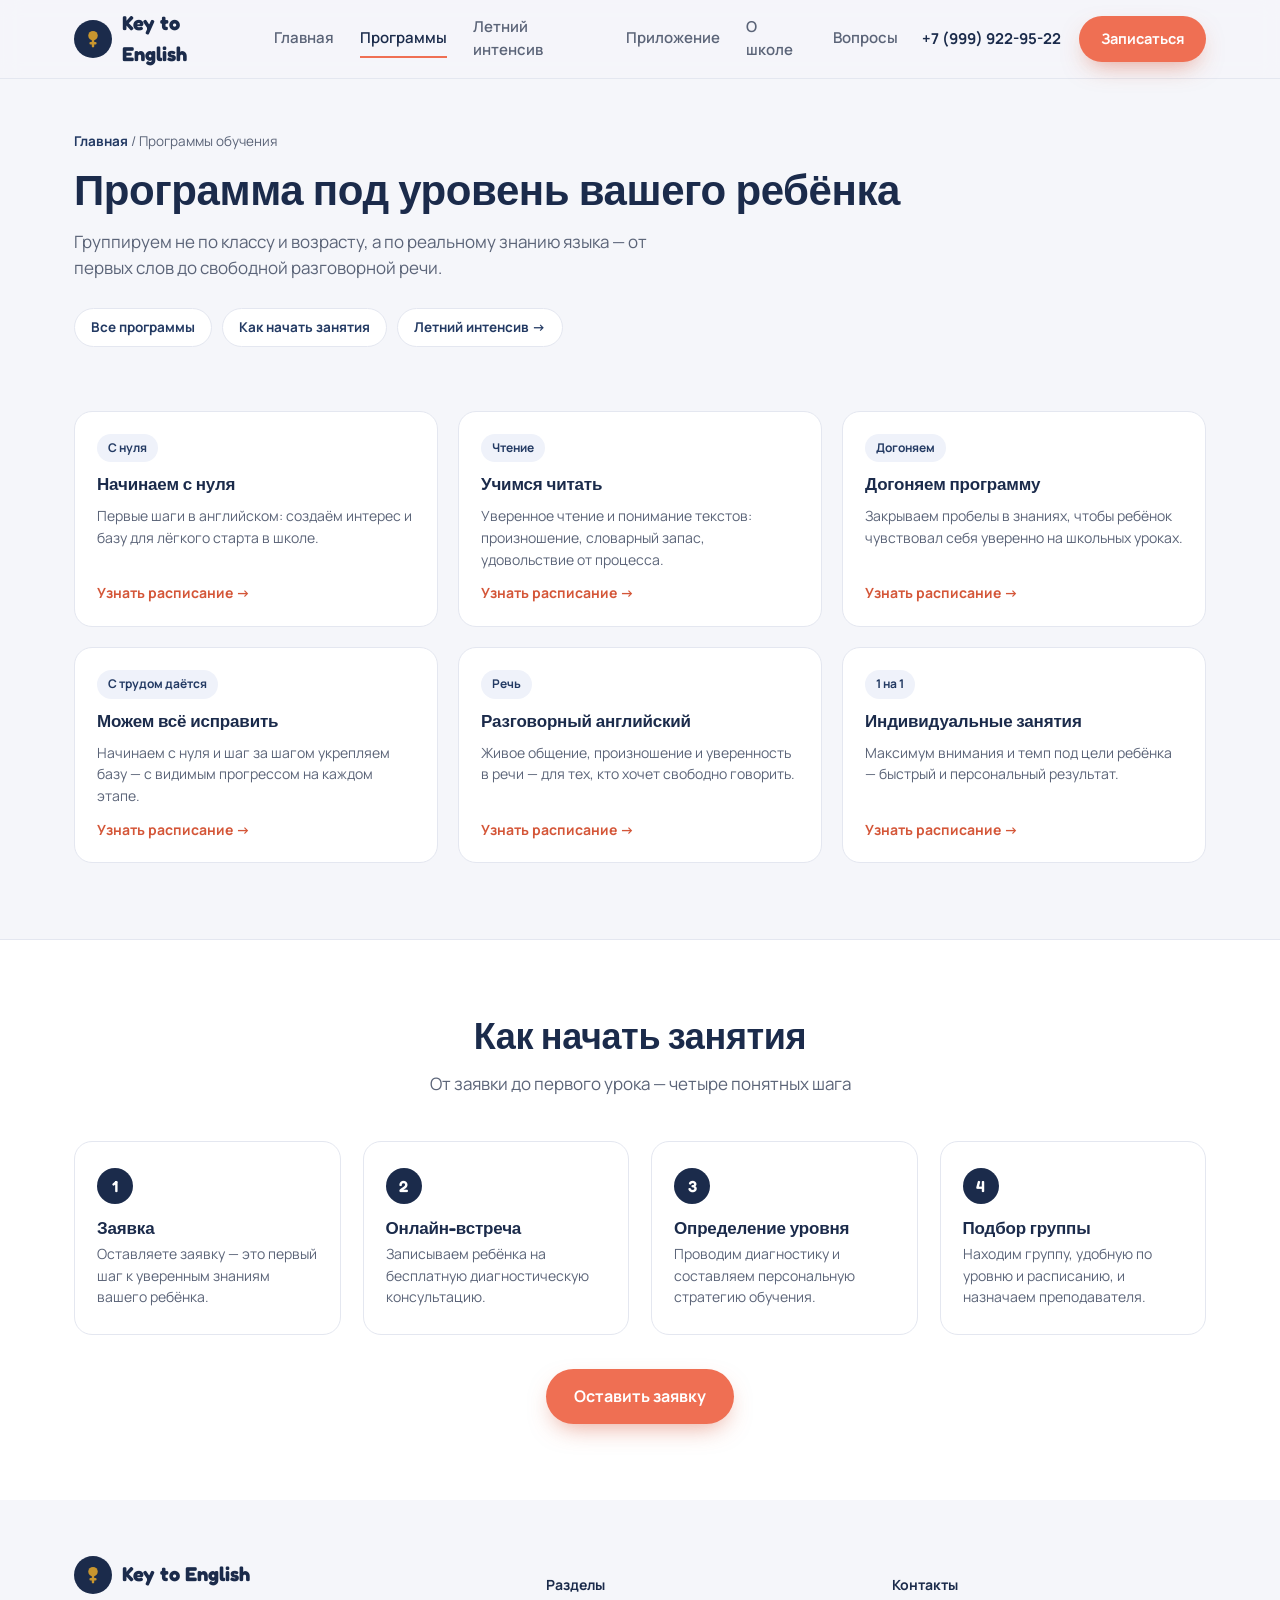
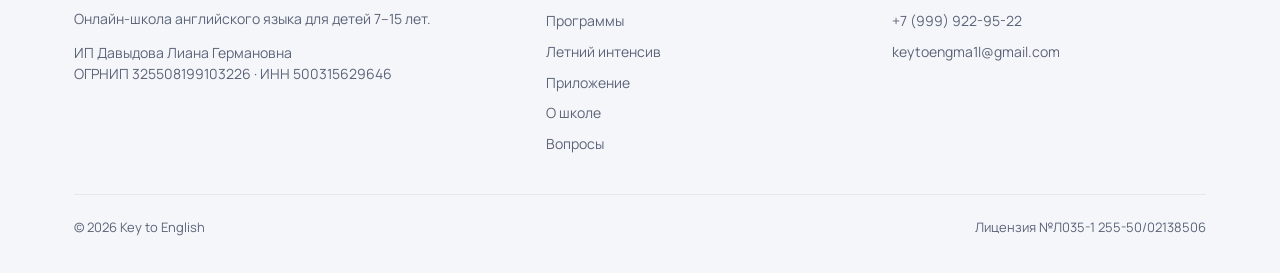
<file: programs.html>
<!DOCTYPE html>
<html lang="ru">
<head>
<meta charset="UTF-8">
<meta name="viewport" content="width=device-width, initial-scale=1.0">
<title>Программы обучения — Key to English</title>
<link rel="preconnect" href="https://fonts.googleapis.com">
<link rel="preconnect" href="https://fonts.gstatic.com" crossorigin>
<link href="https://fonts.googleapis.com/css2?family=Fredoka:wght@500;600;700&family=Manrope:wght@400;500;600;700;800&display=swap" rel="stylesheet">
<link rel="stylesheet" href="styles.css">
</head>
<body>
<div class="scroll-progress"></div>

<header>
  <div class="wrap nav-row">
    <a class="logo" href="index.html">
      <svg class="mark" viewBox="0 0 40 40" fill="none" aria-hidden="true"><circle cx="20" cy="20" r="20" fill="#1B2B4B"/><circle cx="20" cy="16.5" r="5" fill="#C9962E"/><path d="M20 21.5 L20 27.5 M17.5 24.5 L22.5 24.5" stroke="#C9962E" stroke-width="2.6" stroke-linecap="round"/></svg>
      Key to English
    </a>
    <nav class="links" aria-label="Основная навигация">
      <a href="index.html">Главная</a>
      <a class="active" href="programs.html">Программы</a>
      <a href="summer-intensive.html">Летний интенсив</a>
      <a href="app.html">Приложение</a>
      <a href="about.html">О школе</a>
      <a href="faq.html">Вопросы</a>
    </nav>
    <div class="header-actions">
      <a class="phone-link" href="tel:+79999229522">+7 (999) 922-95-22</a>
      <a class="btn btn-primary" href="faq.html#signup" style="padding:12px 22px;font-size:14.5px;">Записаться</a>
      <button class="burger" aria-label="Открыть меню" aria-expanded="false">
        <svg width="24" height="24" viewBox="0 0 24 24" fill="none"><path d="M4 7h16M4 12h16M4 17h16" stroke="#1B2B4B" stroke-width="2" stroke-linecap="round"/></svg>
      </button>
    </div>
  </div>
  <div class="mobile-nav">
    <a href="index.html">Главная</a>
    <a class="active" href="programs.html">Программы</a>
    <a href="summer-intensive.html">Летний интенсив</a>
    <a href="app.html">Приложение</a>
    <a href="about.html">О школе</a>
    <a href="faq.html">Вопросы</a>
  </div>
</header>

<main>
  <section class="page-hero">
    <div class="wrap">
      <div class="breadcrumb"><a href="index.html">Главная</a> / Программы обучения</div>
      <h1>Программа под уровень вашего ребёнка</h1>
      <p class="lead">Группируем не по классу и возрасту, а по реальному знанию языка — от первых слов до свободной разговорной речи.</p>
      <div class="section-links">
        <a href="#programs">Все программы</a>
        <a href="#how">Как начать занятия</a>
        <a href="summer-intensive.html">Летний интенсив →</a>
      </div>
    </div>
  </section>

  <section class="section-pad" id="programs" style="padding-top:20px;">
    <div class="wrap">
      <div class="program-grid">
        <div class="program-card">
          <span class="program-tag">С нуля</span>
          <h3>Начинаем с нуля</h3>
          <p>Первые шаги в английском: создаём интерес и базу для лёгкого старта в школе.</p>
          <a href="faq.html#signup">Узнать расписание →</a>
        </div>
        <div class="program-card">
          <span class="program-tag">Чтение</span>
          <h3>Учимся читать</h3>
          <p>Уверенное чтение и понимание текстов: произношение, словарный запас, удовольствие от процесса.</p>
          <a href="faq.html#signup">Узнать расписание →</a>
        </div>
        <div class="program-card">
          <span class="program-tag">Догоняем</span>
          <h3>Догоняем программу</h3>
          <p>Закрываем пробелы в знаниях, чтобы ребёнок чувствовал себя уверенно на школьных уроках.</p>
          <a href="faq.html#signup">Узнать расписание →</a>
        </div>
        <div class="program-card">
          <span class="program-tag">С трудом даётся</span>
          <h3>Можем всё исправить</h3>
          <p>Начинаем с нуля и шаг за шагом укрепляем базу — с видимым прогрессом на каждом этапе.</p>
          <a href="faq.html#signup">Узнать расписание →</a>
        </div>
        <div class="program-card">
          <span class="program-tag">Речь</span>
          <h3>Разговорный английский</h3>
          <p>Живое общение, произношение и уверенность в речи — для тех, кто хочет свободно говорить.</p>
          <a href="faq.html#signup">Узнать расписание →</a>
        </div>
        <div class="program-card">
          <span class="program-tag">1 на 1</span>
          <h3>Индивидуальные занятия</h3>
          <p>Максимум внимания и темп под цели ребёнка — быстрый и персональный результат.</p>
          <a href="faq.html#signup">Узнать расписание →</a>
        </div>
      </div>
    </div>
  </section>

  <section class="section-pad" id="how" style="background:var(--paper-2);border-top:1px solid var(--line);">
    <div class="wrap">
      <div class="section-head">
        <h2>Как начать занятия</h2>
        <p>От заявки до первого урока — четыре понятных шага</p>
      </div>
      <div class="steps">
        <div class="step"><div class="step-num">1</div><h3>Заявка</h3><p>Оставляете заявку — это первый шаг к уверенным знаниям вашего ребёнка.</p></div>
        <div class="step"><div class="step-num">2</div><h3>Онлайн-встреча</h3><p>Записываем ребёнка на бесплатную диагностическую консультацию.</p></div>
        <div class="step"><div class="step-num">3</div><h3>Определение уровня</h3><p>Проводим диагностику и составляем персональную стратегию обучения.</p></div>
        <div class="step"><div class="step-num">4</div><h3>Подбор группы</h3><p>Находим группу, удобную по уровню и расписанию, и назначаем преподавателя.</p></div>
      </div>
      <div style="text-align:center;margin-top:34px;">
        <a class="btn btn-primary" href="faq.html#signup">Оставить заявку</a>
      </div>
    </div>
  </section>
</main>

<footer>
  <div class="wrap">
    <div class="footer-grid">
      <div>
        <div class="logo" style="margin-bottom:14px;"><svg class="mark" viewBox="0 0 40 40" fill="none"><circle cx="20" cy="20" r="20" fill="#1B2B4B"/><circle cx="20" cy="16.5" r="5" fill="#C9962E"/><path d="M20 21.5 L20 27.5 M17.5 24.5 L22.5 24.5" stroke="#C9962E" stroke-width="2.6" stroke-linecap="round"/></svg>Key to English</div>
        <p>Онлайн-школа английского языка для детей 7–15 лет.</p>
        <p style="margin-top:12px;">ИП Давыдова Лиана Германовна<br>ОГРНИП 325508199103226 · ИНН 500315629646</p>
      </div>
      <div>
        <h4>Разделы</h4>
        <a href="programs.html">Программы</a>
        <a href="summer-intensive.html">Летний интенсив</a>
        <a href="app.html">Приложение</a>
        <a href="about.html">О школе</a>
        <a href="faq.html">Вопросы</a>
      </div>
      <div>
        <h4>Контакты</h4>
        <a href="tel:+79999229522">+7 (999) 922-95-22</a>
        <a href="mailto:keytoengma1l@gmail.com">keytoengma1l@gmail.com</a>
      </div>
    </div>
    <div class="footer-bottom">
      <span>© 2026 Key to English</span>
      <span>Лицензия №Л035-1 255-50/02138506</span>
    </div>
  </div>
</footer>

<button class="back-to-top" aria-label="Наверх">
  <svg width="18" height="18" viewBox="0 0 24 24" fill="none"><path d="M12 19V5M5 12l7-7 7 7" stroke="white" stroke-width="2.4" stroke-linecap="round" stroke-linejoin="round"/></svg>
</button>

<script src="main.js"></script>
</body>
</html>
</file>
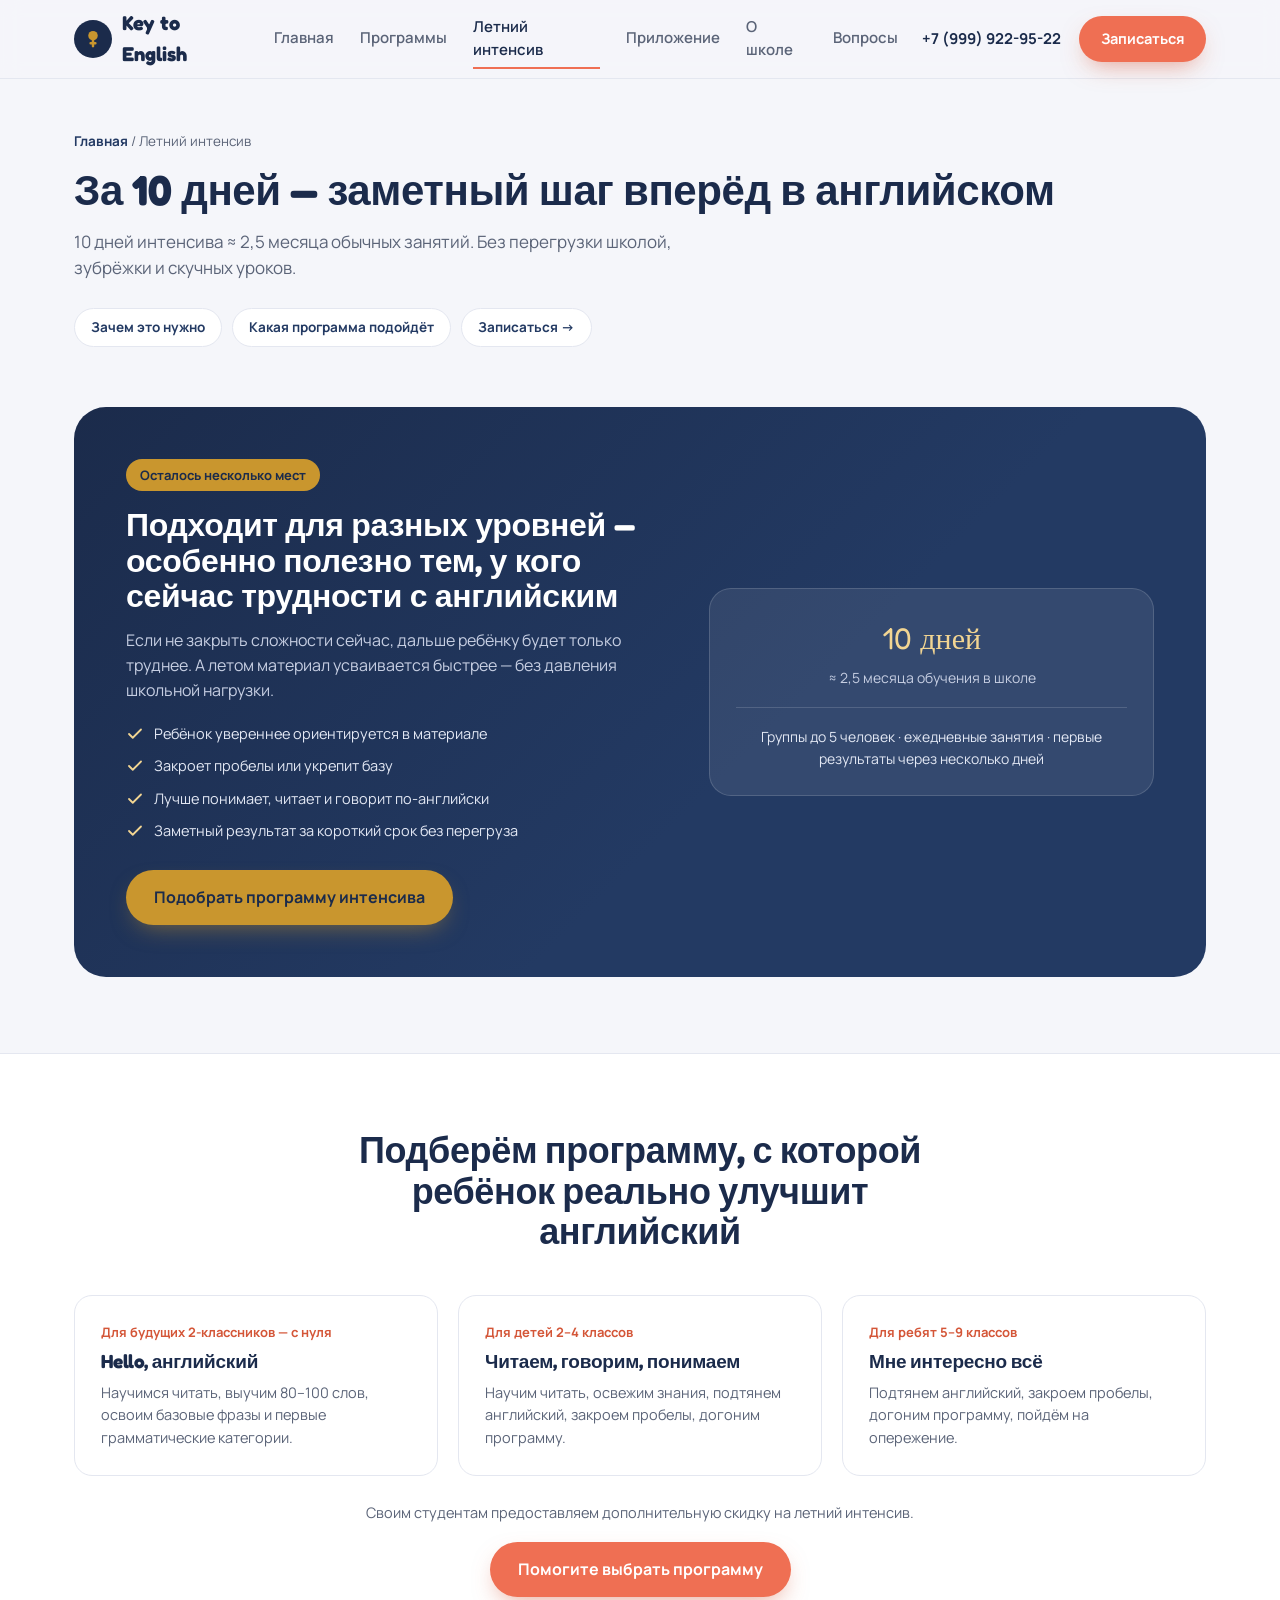
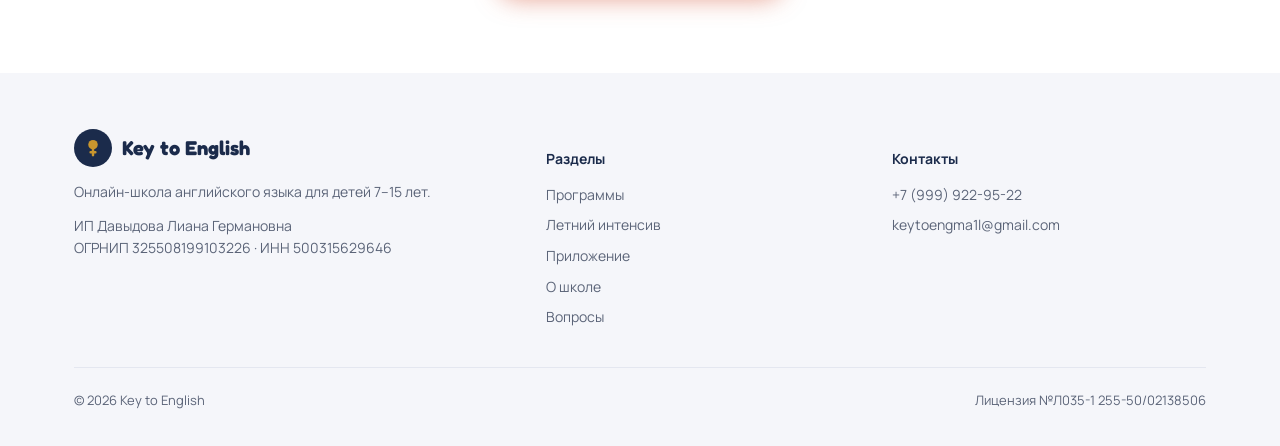
<file: summer-intensive.html>
<!DOCTYPE html>
<html lang="ru">
<head>
<meta charset="UTF-8">
<meta name="viewport" content="width=device-width, initial-scale=1.0">
<title>Летний интенсив — Key to English</title>
<link rel="preconnect" href="https://fonts.googleapis.com">
<link rel="preconnect" href="https://fonts.gstatic.com" crossorigin>
<link href="https://fonts.googleapis.com/css2?family=Fredoka:wght@500;600;700&family=Manrope:wght@400;500;600;700;800&display=swap" rel="stylesheet">
<link rel="stylesheet" href="styles.css">
</head>
<body>
<div class="scroll-progress"></div>

<header>
  <div class="wrap nav-row">
    <a class="logo" href="index.html">
      <svg class="mark" viewBox="0 0 40 40" fill="none" aria-hidden="true"><circle cx="20" cy="20" r="20" fill="#1B2B4B"/><circle cx="20" cy="16.5" r="5" fill="#C9962E"/><path d="M20 21.5 L20 27.5 M17.5 24.5 L22.5 24.5" stroke="#C9962E" stroke-width="2.6" stroke-linecap="round"/></svg>
      Key to English
    </a>
    <nav class="links" aria-label="Основная навигация">
      <a href="index.html">Главная</a>
      <a href="programs.html">Программы</a>
      <a class="active" href="summer-intensive.html">Летний интенсив</a>
      <a href="app.html">Приложение</a>
      <a href="about.html">О школе</a>
      <a href="faq.html">Вопросы</a>
    </nav>
    <div class="header-actions">
      <a class="phone-link" href="tel:+79999229522">+7 (999) 922-95-22</a>
      <a class="btn btn-primary" href="faq.html#signup" style="padding:12px 22px;font-size:14.5px;">Записаться</a>
      <button class="burger" aria-label="Открыть меню" aria-expanded="false">
        <svg width="24" height="24" viewBox="0 0 24 24" fill="none"><path d="M4 7h16M4 12h16M4 17h16" stroke="#1B2B4B" stroke-width="2" stroke-linecap="round"/></svg>
      </button>
    </div>
  </div>
  <div class="mobile-nav">
    <a href="index.html">Главная</a>
    <a href="programs.html">Программы</a>
    <a class="active" href="summer-intensive.html">Летний интенсив</a>
    <a href="app.html">Приложение</a>
    <a href="about.html">О школе</a>
    <a href="faq.html">Вопросы</a>
  </div>
</header>

<main>
  <section class="page-hero">
    <div class="wrap">
      <div class="breadcrumb"><a href="index.html">Главная</a> / Летний интенсив</div>
      <h1>За 10 дней — заметный шаг вперёд в английском</h1>
      <p class="lead">10 дней интенсива ≈ 2,5 месяца обычных занятий. Без перегрузки школой, зубрёжки и скучных уроков.</p>
      <div class="section-links">
        <a href="#why">Зачем это нужно</a>
        <a href="#tracks">Какая программа подойдёт</a>
        <a href="faq.html#signup">Записаться →</a>
      </div>
    </div>
  </section>

  <section class="section-pad" id="why" style="padding-top:16px;">
    <div class="wrap">
      <div class="intensive">
        <div>
          <span class="badge">Осталось несколько мест</span>
          <h2>Подходит для разных уровней — особенно полезно тем, у кого сейчас трудности с английским</h2>
          <p>Если не закрыть сложности сейчас, дальше ребёнку будет только труднее. А летом материал усваивается быстрее — без давления школьной нагрузки.</p>
          <div class="intensive-checks">
            <div class="row"><svg viewBox="0 0 24 24" fill="none"><path d="M4 12l5 5L20 6" stroke="currentColor" stroke-width="2.4" stroke-linecap="round" stroke-linejoin="round"/></svg>Ребёнок увереннее ориентируется в материале</div>
            <div class="row"><svg viewBox="0 0 24 24" fill="none"><path d="M4 12l5 5L20 6" stroke="currentColor" stroke-width="2.4" stroke-linecap="round" stroke-linejoin="round"/></svg>Закроет пробелы или укрепит базу</div>
            <div class="row"><svg viewBox="0 0 24 24" fill="none"><path d="M4 12l5 5L20 6" stroke="currentColor" stroke-width="2.4" stroke-linecap="round" stroke-linejoin="round"/></svg>Лучше понимает, читает и говорит по-английски</div>
            <div class="row"><svg viewBox="0 0 24 24" fill="none"><path d="M4 12l5 5L20 6" stroke="currentColor" stroke-width="2.4" stroke-linecap="round" stroke-linejoin="round"/></svg>Заметный результат за короткий срок без перегруза</div>
          </div>
          <a class="btn btn-gold" href="faq.html#signup" style="margin-top:28px;">Подобрать программу интенсива</a>
        </div>
        <div class="intensive-card">
          <div class="big">10 дней</div>
          <p style="color:#C6CEE2;margin-top:6px;font-size:14px;">≈ 2,5 месяца обучения в школе</p>
          <div style="margin-top:18px;padding-top:18px;border-top:1px solid rgba(255,255,255,.15);color:#E3E8F4;font-size:14px;">Группы до 5 человек · ежедневные занятия · первые результаты через несколько дней</div>
        </div>
      </div>
    </div>
  </section>

  <section class="section-pad" id="tracks" style="background:var(--paper-2);border-top:1px solid var(--line);">
    <div class="wrap">
      <div class="section-head">
        <h2>Подберём программу, с которой ребёнок реально улучшит английский</h2>
      </div>
      <div class="track-grid">
        <div class="track-card">
          <div class="for">Для будущих 2-классников — с нуля</div>
          <h3>Hello, английский</h3>
          <p>Научимся читать, выучим 80–100 слов, освоим базовые фразы и первые грамматические категории.</p>
        </div>
        <div class="track-card">
          <div class="for">Для детей 2–4 классов</div>
          <h3>Читаем, говорим, понимаем</h3>
          <p>Научим читать, освежим знания, подтянем английский, закроем пробелы, догоним программу.</p>
        </div>
        <div class="track-card">
          <div class="for">Для ребят 5–9 классов</div>
          <h3>Мне интересно всё</h3>
          <p>Подтянем английский, закроем пробелы, догоним программу, пойдём на опережение.</p>
        </div>
      </div>
      <p style="text-align:center;margin-top:26px;color:var(--ink-soft);font-size:14.5px;">Своим студентам предоставляем дополнительную скидку на летний интенсив.</p>
      <div style="text-align:center;margin-top:18px;">
        <a class="btn btn-primary" href="faq.html#signup">Помогите выбрать программу</a>
      </div>
    </div>
  </section>
</main>

<footer>
  <div class="wrap">
    <div class="footer-grid">
      <div>
        <div class="logo" style="margin-bottom:14px;"><svg class="mark" viewBox="0 0 40 40" fill="none"><circle cx="20" cy="20" r="20" fill="#1B2B4B"/><circle cx="20" cy="16.5" r="5" fill="#C9962E"/><path d="M20 21.5 L20 27.5 M17.5 24.5 L22.5 24.5" stroke="#C9962E" stroke-width="2.6" stroke-linecap="round"/></svg>Key to English</div>
        <p>Онлайн-школа английского языка для детей 7–15 лет.</p>
        <p style="margin-top:12px;">ИП Давыдова Лиана Германовна<br>ОГРНИП 325508199103226 · ИНН 500315629646</p>
      </div>
      <div>
        <h4>Разделы</h4>
        <a href="programs.html">Программы</a>
        <a href="summer-intensive.html">Летний интенсив</a>
        <a href="app.html">Приложение</a>
        <a href="about.html">О школе</a>
        <a href="faq.html">Вопросы</a>
      </div>
      <div>
        <h4>Контакты</h4>
        <a href="tel:+79999229522">+7 (999) 922-95-22</a>
        <a href="mailto:keytoengma1l@gmail.com">keytoengma1l@gmail.com</a>
      </div>
    </div>
    <div class="footer-bottom">
      <span>© 2026 Key to English</span>
      <span>Лицензия №Л035-1 255-50/02138506</span>
    </div>
  </div>
</footer>

<button class="back-to-top" aria-label="Наверх">
  <svg width="18" height="18" viewBox="0 0 24 24" fill="none"><path d="M12 19V5M5 12l7-7 7 7" stroke="white" stroke-width="2.4" stroke-linecap="round" stroke-linejoin="round"/></svg>
</button>

<script src="main.js"></script>
</body>
</html>
</file>
<file: styles.css>
:root{
  --navy:#1B2B4B;
  --navy-2:#233a63;
  --gold:#C9962E;
  --gold-light:#F2D592;
  --coral:#EF6F53;
  --coral-dark:#D45638;
  --paper:#F5F6FA;
  --paper-2:#FFFFFF;
  --ink:#1B2233;
  --ink-soft:#5B6478;
  --line:#E4E7F0;
  --radius-lg:28px;
  --radius-md:18px;
  --radius-sm:12px;
  --shadow-card: 0 1px 2px rgba(27,43,75,.04), 0 12px 28px -12px rgba(27,43,75,.16);
  --ease: cubic-bezier(.22,.9,.32,1);
}
*{box-sizing:border-box;}
html{scroll-behavior:smooth;}
@media (prefers-reduced-motion: reduce){
  html{scroll-behavior:auto;}
  *{animation-duration:.001ms !important; transition-duration:.001ms !important;}
}
body{
  margin:0;
  font-family:'Manrope',sans-serif;
  color:var(--ink);
  background:var(--paper);
  line-height:1.55;
  -webkit-font-smoothing:antialiased;
}
h1,h2,h3,.display{
  font-family:'Fredoka',sans-serif;
  color:var(--navy);
  margin:0;
  line-height:1.12;
  letter-spacing:-.01em;
}
p{margin:0;}
a{color:inherit;text-decoration:none;}
img,svg{display:block;}
button{font-family:inherit;}
.wrap{max-width:1180px;margin:0 auto;padding:0 24px;}
section{position:relative;}

a:focus-visible, button:focus-visible, summary:focus-visible{
  outline:3px solid var(--gold);
  outline-offset:3px;
  border-radius:8px;
}

/* ---------- Scroll progress ---------- */
.scroll-progress{
  position:fixed;top:0;left:0;height:3px;background:var(--coral);
  width:0%;z-index:200;transition:width 80ms linear;
}

/* ---------- Buttons ---------- */
.btn{
  display:inline-flex;align-items:center;justify-content:center;gap:8px;
  padding:15px 28px;border-radius:100px;
  font-weight:700;font-size:16px;
  cursor:pointer;border:none;
  transition:transform 220ms var(--ease), box-shadow 220ms var(--ease);
  white-space:nowrap;
}
.btn:hover{transform:translateY(-2px);}
.btn-primary{background:var(--coral);color:#fff;box-shadow:0 10px 24px -8px rgba(212,86,56,.55);}
.btn-primary:hover{background:var(--coral-dark);}
.btn-ghost{background:transparent;color:var(--navy);border:2px solid var(--line);}
.btn-ghost:hover{border-color:var(--navy);}
.btn-gold{background:var(--gold);color:var(--navy);box-shadow:0 10px 24px -10px rgba(201,150,46,.6);}

/* ---------- Header ---------- */
header{
  position:sticky;top:0;z-index:50;
  background:rgba(245,246,250,.9);
  backdrop-filter:blur(10px);
  border-bottom:1px solid var(--line);
}
.nav-row{display:flex;align-items:center;justify-content:space-between;height:78px;gap:24px;}
.logo{display:flex;align-items:center;gap:10px;font-family:'Fredoka';font-weight:700;font-size:20px;color:var(--navy);cursor:pointer;}
.logo .mark{width:38px;height:38px;flex:none;}
nav.links{display:flex;gap:26px;align-items:center;}
nav.links a{font-size:15px;font-weight:600;color:var(--ink-soft);transition:color 160ms;padding:6px 0;border-bottom:2px solid transparent;}
nav.links a:hover{color:var(--navy);}
nav.links a.active{color:var(--navy);border-bottom-color:var(--coral);}
.header-actions{display:flex;align-items:center;gap:18px;}
.phone-link{font-weight:700;color:var(--navy);font-size:15px;white-space:nowrap;}
.burger{display:none;background:none;border:none;cursor:pointer;padding:6px;}
.mobile-nav{
  display:none;flex-direction:column;gap:2px;background:var(--paper-2);
  border-bottom:1px solid var(--line);padding:10px 24px 18px;
}
.mobile-nav a{padding:12px 4px;font-weight:700;color:var(--navy);border-bottom:1px solid var(--line);}
.mobile-nav a.active{color:var(--coral-dark);}
.mobile-nav.open{display:flex;}
@media (max-width:960px){
  nav.links{display:none;}
  .phone-link{display:none;}
  .burger{display:flex;}
}

/* ---------- Back to top ---------- */
.back-to-top{
  position:fixed;right:22px;bottom:22px;width:46px;height:46px;border-radius:50%;
  background:var(--navy);color:#fff;display:flex;align-items:center;justify-content:center;
  box-shadow:0 12px 26px -8px rgba(27,43,75,.5);opacity:0;pointer-events:none;
  transition:opacity 220ms var(--ease), transform 220ms var(--ease);z-index:60;cursor:pointer;border:none;
}
.back-to-top.visible{opacity:1;pointer-events:auto;}
.back-to-top:hover{transform:translateY(-3px);}

/* ---------- Breadcrumb / page hero ---------- */
.breadcrumb{font-size:13.5px;color:var(--ink-soft);margin-bottom:14px;}
.breadcrumb a{font-weight:700;color:var(--navy-2);}
.page-hero{padding:52px 0 44px;}
.page-hero h1{font-size:clamp(28px,3.8vw,42px);}
.page-hero p.lead{margin-top:16px;color:var(--ink-soft);font-size:17px;max-width:620px;}
.section-links{display:flex;flex-wrap:wrap;gap:10px;margin-top:26px;}
.section-links a{
  background:var(--paper-2);border:1px solid var(--line);border-radius:100px;
  padding:8px 16px;font-size:13.5px;font-weight:700;color:var(--navy-2);
}
.section-links a:hover{border-color:var(--navy-2);}

/* ---------- Hero (home) ---------- */
.hero{padding:64px 0 56px;overflow:hidden;}
.hero-grid{display:grid;grid-template-columns:1.05fr .95fr;gap:56px;align-items:center;}
@media (max-width:900px){.hero-grid{grid-template-columns:1fr;}}
.hero h1{font-size:clamp(34px,4.6vw,54px);}
.hero p.lead{margin-top:22px;font-size:19px;color:var(--ink-soft);max-width:520px;}
.hero-cta{display:flex;flex-wrap:wrap;gap:14px;margin-top:34px;}
.hero-trust{display:flex;flex-wrap:wrap;gap:22px;margin-top:34px;}
.hero-trust .item{display:flex;align-items:center;gap:9px;font-size:14px;font-weight:600;color:var(--ink-soft);}
.hero-trust svg{width:18px;height:18px;color:var(--gold);flex:none;}

.hero-visual{position:relative;display:flex;align-items:center;justify-content:center;}
.keyhole-plate{
  width:min(420px,90%);aspect-ratio:1/1;border-radius:50%;
  background:radial-gradient(circle at 32% 28%, #2c4470, var(--navy) 70%);
  position:relative;box-shadow:0 30px 60px -20px rgba(27,43,75,.45);
}
.keyhole-plate::after{
  content:"";position:absolute;inset:0;border-radius:50%;
  background:conic-gradient(from 210deg, rgba(255,255,255,.09), transparent 40%);
}
.keyhole-svg{position:absolute;inset:0;margin:auto;width:34%;}
.floating-card{
  position:absolute;background:var(--paper-2);border-radius:var(--radius-sm);
  box-shadow:var(--shadow-card);padding:14px 16px;display:flex;align-items:center;gap:10px;
  font-weight:700;font-size:14px;color:var(--navy);
}
.fc-1{top:6%;left:-4%;}
.fc-2{bottom:10%;right:-6%;}
.floating-card svg{width:20px;height:20px;color:var(--coral);}
@media (max-width:520px){.floating-card{display:none;}}

/* ---------- Stat strip ---------- */
.stat-strip{background:var(--navy);color:#fff;padding:40px 0;}
.stat-grid{display:grid;grid-template-columns:repeat(4,1fr);gap:24px;text-align:center;}
@media (max-width:760px){.stat-grid{grid-template-columns:repeat(2,1fr);}}
.stat-num{font-family:'Fredoka';font-size:36px;font-weight:700;color:var(--gold-light);}
.stat-label{font-size:13.5px;color:#B9C2DA;margin-top:6px;}

/* ---------- Section heading ---------- */
.section-pad{padding:76px 0;}
.section-head{max-width:640px;margin:0 auto 44px;text-align:center;}
.section-head h2{font-size:clamp(26px,3.2vw,36px);}
.section-head p{margin-top:14px;color:var(--ink-soft);font-size:17px;}

/* ---------- Teaser cards (home) ---------- */
.teaser-grid{display:grid;grid-template-columns:repeat(3,1fr);gap:22px;}
@media (max-width:860px){.teaser-grid{grid-template-columns:1fr;}}
.teaser-card{
  background:var(--paper-2);border:1px solid var(--line);border-radius:var(--radius-md);
  padding:28px;display:flex;flex-direction:column;gap:12px;transition:transform 200ms var(--ease), box-shadow 200ms var(--ease);
}
.teaser-card:hover{transform:translateY(-4px);box-shadow:var(--shadow-card);}
.teaser-icon{width:46px;height:46px;border-radius:14px;background:#FDEFE8;display:flex;align-items:center;justify-content:center;}
.teaser-icon svg{width:24px;height:24px;color:var(--coral-dark);}
.teaser-card h3{font-size:19px;}
.teaser-card p{color:var(--ink-soft);font-size:15px;flex:1;}
.teaser-card .go{font-weight:700;color:var(--coral-dark);font-size:14.5px;}

/* ---------- Benefits ---------- */
.benefit-grid{display:grid;grid-template-columns:repeat(3,1fr);gap:22px;}
@media (max-width:900px){.benefit-grid{grid-template-columns:repeat(2,1fr);}}
@media (max-width:600px){.benefit-grid{grid-template-columns:1fr;}}
.benefit-card{background:var(--paper-2);border-radius:var(--radius-md);padding:28px;border:1px solid var(--line);}
.benefit-icon{width:46px;height:46px;border-radius:14px;background:#FDEFE8;display:flex;align-items:center;justify-content:center;margin-bottom:16px;}
.benefit-icon svg{width:24px;height:24px;color:var(--coral-dark);}
.benefit-card h3{font-size:19px;margin-bottom:8px;}
.benefit-card p{color:var(--ink-soft);font-size:15px;}

/* ---------- Programs ---------- */
.program-grid{display:grid;grid-template-columns:repeat(3,1fr);gap:20px;}
@media (max-width:860px){.program-grid{grid-template-columns:repeat(2,1fr);}}
@media (max-width:600px){.program-grid{grid-template-columns:1fr;}}
.program-card{background:var(--paper-2);border-radius:var(--radius-md);border:1px solid var(--line);padding:22px;display:flex;flex-direction:column;gap:12px;}
.program-tag{align-self:flex-start;background:#EFF2FA;color:var(--navy-2);font-size:12px;font-weight:700;padding:5px 11px;border-radius:100px;}
.program-card h3{font-size:17px;}
.program-card p{font-size:14px;color:var(--ink-soft);flex:1;}
.program-card a{font-size:14px;font-weight:700;color:var(--coral-dark);}

/* ---------- Intensive banner ---------- */
.intensive{
  background:linear-gradient(135deg,var(--navy) 0%, var(--navy-2) 60%);
  border-radius:32px;padding:52px;color:#fff;
  display:grid;grid-template-columns:1.1fr .9fr;gap:40px;align-items:center;
}
@media (max-width:860px){.intensive{grid-template-columns:1fr;padding:36px 26px;}}
.intensive .badge{display:inline-block;background:var(--gold);color:var(--navy);font-weight:700;font-size:13px;padding:6px 14px;border-radius:100px;margin-bottom:16px;}
.intensive h2{color:#fff;font-size:clamp(24px,3vw,32px);}
.intensive p{color:#C6CEE2;margin-top:14px;font-size:16px;}
.intensive-checks{margin-top:20px;display:flex;flex-direction:column;gap:10px;}
.intensive-checks .row{display:flex;gap:10px;align-items:flex-start;font-size:14.5px;color:#E3E8F4;}
.intensive-checks svg{width:18px;height:18px;color:var(--gold-light);flex:none;margin-top:2px;}
.intensive-card{background:rgba(255,255,255,.08);border:1px solid rgba(255,255,255,.15);border-radius:22px;padding:26px;text-align:center;}
.intensive-card .big{font-family:'Fredoka';font-size:30px;color:var(--gold-light);}

.track-grid{display:grid;grid-template-columns:repeat(3,1fr);gap:20px;}
@media (max-width:860px){.track-grid{grid-template-columns:1fr;}}
.track-card{background:var(--paper-2);border:1px solid var(--line);border-radius:var(--radius-md);padding:26px;}
.track-card .for{font-size:13px;font-weight:700;color:var(--coral-dark);margin-bottom:8px;}
.track-card h3{font-size:19px;margin-bottom:10px;}
.track-card p{font-size:14.5px;color:var(--ink-soft);}

/* ---------- Steps ---------- */
.steps{display:grid;grid-template-columns:repeat(4,1fr);gap:22px;}
@media (max-width:860px){.steps{grid-template-columns:repeat(2,1fr);}}
@media (max-width:520px){.steps{grid-template-columns:1fr;}}
.step{background:var(--paper-2);border:1px solid var(--line);border-radius:var(--radius-md);padding:26px 22px;}
.step-num{width:36px;height:36px;border-radius:50%;background:var(--navy);color:#fff;display:flex;align-items:center;justify-content:center;font-family:'Fredoka';font-weight:600;margin-bottom:14px;}
.step h3{font-size:17px;margin-bottom:6px;}
.step p{font-size:14px;color:var(--ink-soft);}

/* ---------- Founder ---------- */
.founder{
  display:grid;grid-template-columns:.8fr 1.2fr;gap:48px;align-items:center;
  background:var(--paper-2);border-radius:var(--radius-lg);padding:48px;border:1px solid var(--line);
}
@media (max-width:860px){.founder{grid-template-columns:1fr;padding:32px 24px;}}
.founder-photo{
  aspect-ratio:4/5;border-radius:22px;background:linear-gradient(160deg,#dfe6f5,#c9d4ec);
  display:flex;align-items:center;justify-content:center;color:var(--navy-2);
  font-weight:700;font-size:14px;text-align:center;padding:20px;
}
.founder blockquote{font-family:'Fredoka';font-size:22px;color:var(--navy);font-weight:500;line-height:1.4;margin:0 0 18px;}
.founder cite{font-style:normal;font-weight:700;display:block;color:var(--navy);}
.founder .role{color:var(--ink-soft);font-size:14px;margin-top:2px;}
.founder .creds{margin-top:20px;display:flex;flex-wrap:wrap;gap:10px;}
.founder .creds span{background:#EFF2FA;color:var(--navy-2);font-size:13px;font-weight:600;padding:6px 12px;border-radius:100px;}

/* ---------- App section ---------- */
.app-section{display:grid;grid-template-columns:.85fr 1.15fr;gap:52px;align-items:center;}
@media (max-width:900px){.app-section{grid-template-columns:1fr;}.phone-frame{margin:0 auto;}}
.phone-frame{width:250px;height:510px;border-radius:36px;background:var(--navy);padding:12px;box-shadow:0 30px 60px -20px rgba(27,43,75,.4);}
.phone-screen{width:100%;height:100%;border-radius:26px;background:#F0F3FA;overflow:hidden;display:flex;flex-direction:column;}
.phone-topbar{padding:16px 16px 10px;font-family:'Fredoka';font-weight:600;color:var(--navy);font-size:15px;}
.phone-ring{margin:6px auto 10px;width:104px;height:104px;border-radius:50%;background:conic-gradient(var(--coral) 0turn .68turn, #E1E6F2 .68turn 1turn);display:flex;align-items:center;justify-content:center;}
.phone-ring .inner{width:78px;height:78px;border-radius:50%;background:#fff;display:flex;flex-direction:column;align-items:center;justify-content:center;}
.phone-ring .inner b{font-family:'Fredoka';font-size:18px;color:var(--navy);}
.phone-ring .inner span{font-size:10px;color:var(--ink-soft);}
.phone-rowlist{padding:0 16px;display:flex;flex-direction:column;gap:8px;}
.phone-chip{background:#fff;border-radius:12px;padding:10px 12px;display:flex;justify-content:space-between;font-size:12px;font-weight:700;color:var(--navy-2);}
.phone-chip span.coin{color:var(--gold);}
.app-copy h2{margin-bottom:16px;}
.app-copy p.lead{color:var(--ink-soft);font-size:16.5px;margin-bottom:24px;max-width:520px;}
.app-feature-list{display:flex;flex-direction:column;gap:16px;margin-bottom:28px;}
.app-feature{display:flex;gap:14px;align-items:flex-start;}
.app-feature .ic{width:38px;height:38px;border-radius:12px;background:#EFF2FA;display:flex;align-items:center;justify-content:center;flex:none;}
.app-feature .ic svg{width:19px;height:19px;color:var(--navy-2);}
.app-feature h4{font-size:15.5px;font-weight:700;color:var(--navy);margin-bottom:2px;}
.app-feature p{font-size:14px;color:var(--ink-soft);}
.app-stores{display:flex;gap:12px;flex-wrap:wrap;}
.store-btn{border:2px solid var(--line);border-radius:12px;padding:10px 16px;font-size:13.5px;font-weight:700;color:var(--navy);}

/* ---------- Referral ---------- */
.referral{background:linear-gradient(135deg,#FCEFD9,#F8DFB0);border-radius:32px;padding:52px;}
@media (max-width:760px){.referral{padding:32px 22px;}}
.referral-head{max-width:600px;margin-bottom:36px;}
.referral-head h2{color:var(--navy);}
.referral-head p{color:#7A5F26;margin-top:10px;}
.referral-steps{display:grid;grid-template-columns:repeat(3,1fr);gap:20px;}
@media (max-width:760px){.referral-steps{grid-template-columns:1fr;}}
.rstep{background:rgba(255,255,255,.7);border-radius:18px;padding:22px;}
.rstep .step-num{background:var(--navy);}
.rstep h3{font-size:16px;margin-bottom:6px;}
.rstep p{font-size:14px;color:#6b5a2c;}

/* ---------- Why us grid (about) ---------- */
.why-grid{display:grid;grid-template-columns:repeat(3,1fr);gap:20px;}
@media (max-width:860px){.why-grid{grid-template-columns:1fr;}}
.why-card{background:var(--paper-2);border:1px solid var(--line);border-radius:var(--radius-md);padding:24px;}
.why-card h3{font-size:16.5px;margin-bottom:8px;}
.why-card p{font-size:14px;color:var(--ink-soft);}

/* ---------- FAQ ---------- */
.faq-list{display:flex;flex-direction:column;gap:12px;max-width:820px;margin:0 auto;}
details{background:var(--paper-2);border:1px solid var(--line);border-radius:16px;padding:4px 22px;}
summary{cursor:pointer;list-style:none;padding:18px 0;font-weight:700;color:var(--navy);display:flex;justify-content:space-between;align-items:center;gap:16px;font-size:16px;}
summary::-webkit-details-marker{display:none;}
summary .plus{width:24px;height:24px;flex:none;border-radius:50%;background:#EFF2FA;display:flex;align-items:center;justify-content:center;transition:transform 220ms var(--ease);}
details[open] summary .plus{transform:rotate(45deg);}
details p{padding:0 0 18px;color:var(--ink-soft);font-size:15px;}

/* ---------- Contact form ---------- */
.contact-box{
  background:var(--paper-2);border:1px solid var(--line);border-radius:var(--radius-lg);
  padding:44px;max-width:640px;margin:0 auto;
}
.form-row{margin-bottom:16px;}
.form-row label{display:block;font-size:13.5px;font-weight:700;color:var(--navy);margin-bottom:6px;}
.form-row input{
  width:100%;padding:13px 16px;border-radius:12px;border:2px solid var(--line);font-family:inherit;font-size:15px;
}
.form-row input:focus-visible{outline:3px solid var(--gold);outline-offset:1px;}

/* ---------- Final CTA ---------- */
.final-cta{background:var(--navy);border-radius:32px;padding:56px 40px;text-align:center;color:#fff;}
.final-cta h2{color:#fff;font-size:clamp(24px,3.4vw,34px);max-width:620px;margin:0 auto;}
.final-cta p{color:#C6CEE2;margin-top:14px;max-width:520px;margin-left:auto;margin-right:auto;}
.final-cta .btn{margin-top:26px;}

/* ---------- Footer ---------- */
footer{padding:56px 0 36px;color:var(--ink-soft);font-size:14px;}
.footer-grid{display:grid;grid-template-columns:1.4fr 1fr 1fr;gap:32px;padding-bottom:30px;border-bottom:1px solid var(--line);margin-bottom:22px;}
@media (max-width:760px){.footer-grid{grid-template-columns:1fr;}}
.footer-grid h4{color:var(--navy);font-size:14px;margin-bottom:14px;}
.footer-grid a{display:block;margin-bottom:9px;transition:color 150ms;}
.footer-grid a:hover{color:var(--navy);}
.footer-bottom{display:flex;justify-content:space-between;flex-wrap:wrap;gap:10px;font-size:13px;}
</file>
